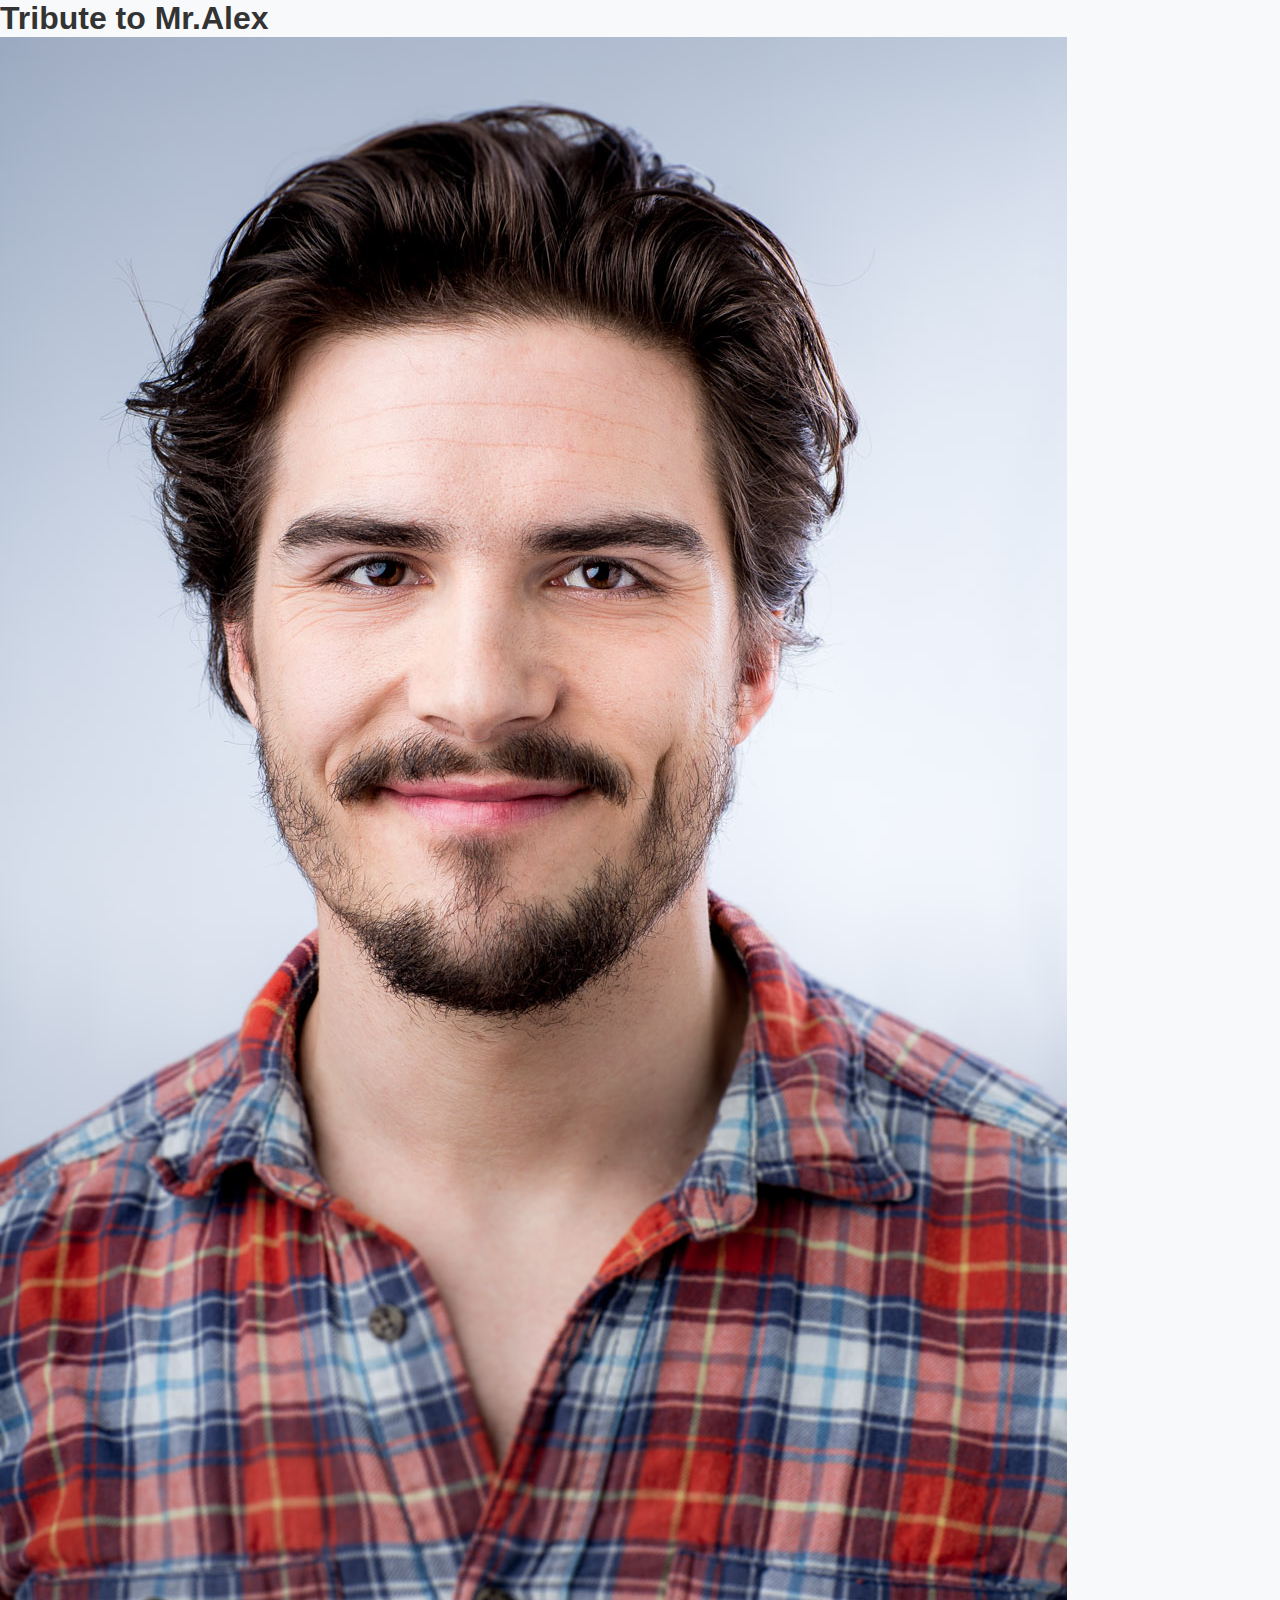
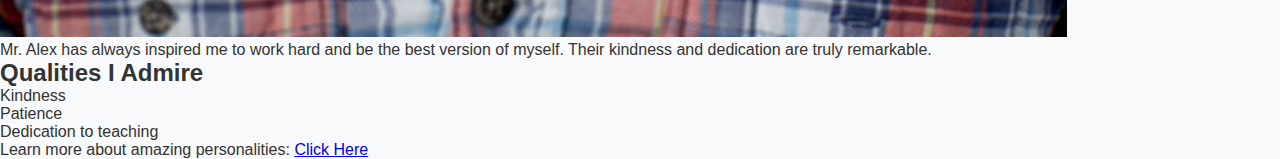
<file: index.html>
<!DOCTYPE html>
<html lang="en">
<head>
    <meta charset="UTF-8">
    <meta name="viewport" content="width=device-width, initial-scale=1.0">
    <title>My Tribute Page</title>
    <link rel="stylesheet" href="style.css">
</head>
<body>
    <div class="container">
        <header>
            <h1>Tribute to Mr.Alex</h1>
            <img src="images/img.png" alt="Photo of My Teacher">
        </header>

        <section class="bio">
            <p>Mr. Alex has always inspired me to work hard and be the best version of myself. Their kindness and dedication are truly remarkable.</p>
        </section>

        <section class="details">
            <h2>Qualities I Admire</h2>
            <ul>
                <li>Kindness</li>
                <li>Patience</li>
                <li>Dedication to teaching</li>
            </ul>
        </section>

        <footer>
            <p>Learn more about amazing personalities: <a href="https://google.com" target="_blank">Click Here</a></p>
        </footer>
    </div>
</body>
</html>
</file>
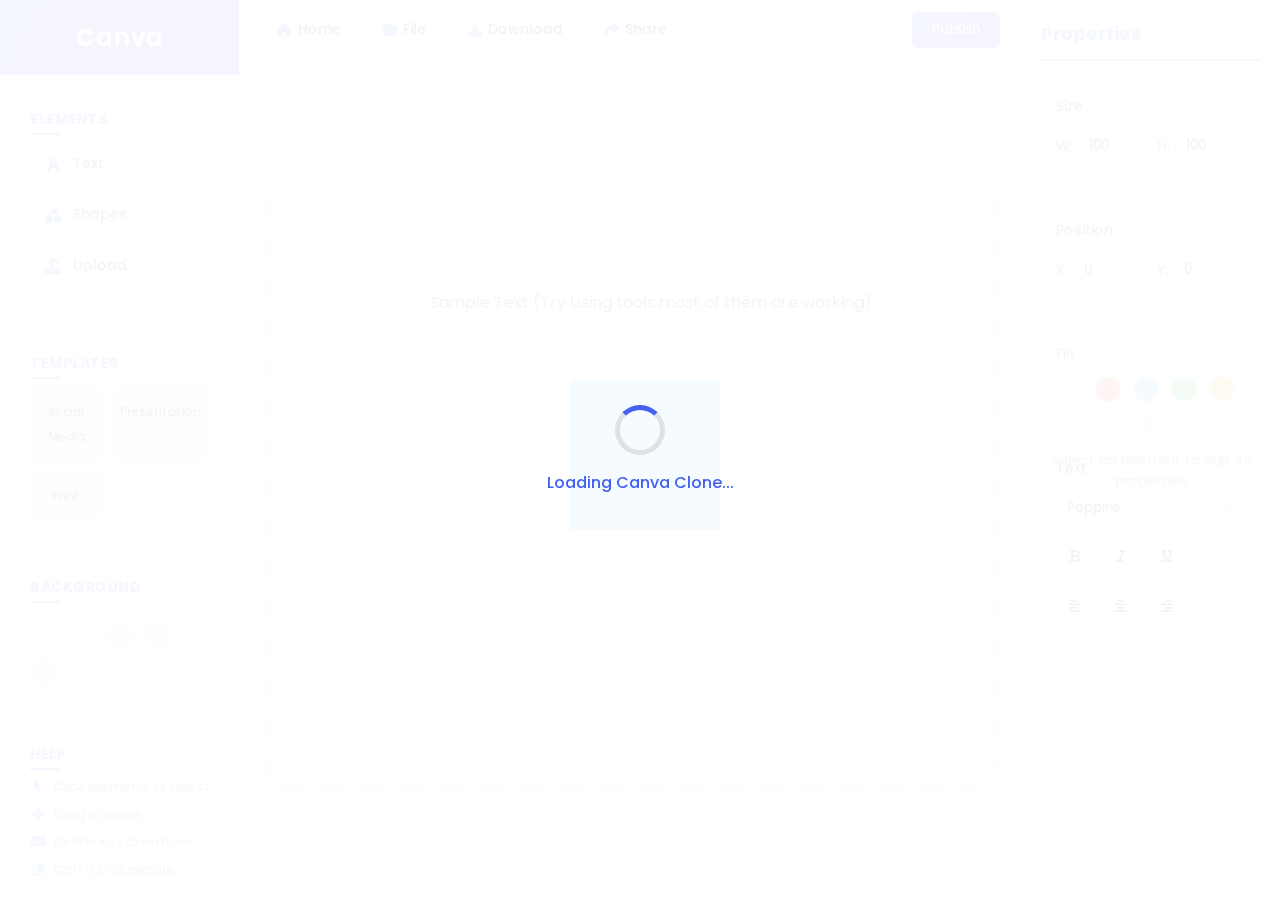
<file: Canva Clone/index.html>
<!DOCTYPE html>
<html lang="en">
	<head>
		<meta charset="UTF-8" />
		<meta name="viewport" content="width=device-width, initial-scale=1.0" />
		<title>Canva Clone</title>
		<link rel="stylesheet" href="style.css" />
		<link
			rel="stylesheet"
			href="https://cdnjs.cloudflare.com/ajax/libs/font-awesome/6.4.0/css/all.min.css"
		/>
		<link
			href="https://fonts.googleapis.com/css2?family=Poppins:wght@300;400;500;600;700&display=swap"
			rel="stylesheet"
		/>
	</head>
	<body>
		<div id="loading-overlay">
			<div class="spinner"></div>
			<p>Loading Canva Clone...</p>
		</div>

		<div class="app-container">
			<div class="sidebar">
				<div class="logo">
					<h2>Canva</h2>
				</div>
				<div class="tools">
					<div class="tool-group">
						<h3>Elements</h3>
						<div class="tool" data-tool="text">
							<i class="fas fa-font"></i>
							<span>Text</span>
						</div>
						<div class="tool" data-tool="shapes">
							<i class="fas fa-shapes"></i>
							<span>Shapes</span>
						</div>
						<div class="tool" data-tool="upload">
							<i class="fas fa-upload"></i>
							<span>Upload</span>
						</div>
					</div>
					<div class="tool-group">
						<h3>Templates</h3>
						<div class="templates-list">
							<div class="template" style="background-color: #f8d7da">
								<span>Social Media</span>
							</div>
							<div class="template" style="background-color: #d1e7dd">
								<span>Presentation</span>
							</div>
							<div class="template" style="background-color: #cfe2ff">
								<span>Print</span>
							</div>
						</div>
					</div>
					<div class="tool-group">
						<h3>Background</h3>
						<div class="color-picker">
							<div class="color" style="background-color: #ffffff"></div>
							<div class="color" style="background-color: #f8f9fa"></div>
							<div class="color" style="background-color: #e9ecef"></div>
							<div class="color" style="background-color: #dee2e6"></div>
							<div class="color" style="background-color: #ced4da"></div>
						</div>
					</div>

					<div class="tool-group">
						<h3>Help</h3>
						<div class="help-text">
							<p>
								<i class="fas fa-mouse-pointer"></i> Click elements to select
							</p>
							<p><i class="fas fa-arrows-alt"></i> Drag to move</p>
							<p><i class="fas fa-keyboard"></i> Delete key to remove</p>
							<p><i class="fas fa-copy"></i> Ctrl+D to duplicate</p>
						</div>
					</div>
				</div>
			</div>

			<div class="main-area">
				<div class="top-bar">
					<div class="file-options">
						<button id="sidebar-toggle" class="btn mobile-only">
							<i class="fas fa-bars"></i>
						</button>
						<button class="btn"><i class="fas fa-home"></i> Home</button>
						<button class="btn"><i class="fas fa-folder"></i> File</button>
						<button class="btn">
							<i class="fas fa-download"></i> Download
						</button>
						<button class="btn"><i class="fas fa-share"></i> Share</button>
					</div>
					<div class="action-buttons">
						<button id="mobile-controls-toggle" class="btn mobile-only">
							<i class="fas fa-edit"></i>
						</button>
						<button id="properties-toggle" class="btn mobile-only">
							<i class="fas fa-sliders-h"></i>
						</button>
						<button class="primary-btn">Publish</button>
					</div>
				</div>

				<div class="element-controls hidden">
					<div class="control-title">Edit</div>
					<div class="control-group">
						<button class="control-btn" id="delete-btn" title="Delete">
							<i class="fas fa-trash"></i>
						</button>
						<button class="control-btn" id="duplicate-btn" title="Duplicate">
							<i class="fas fa-copy"></i>
						</button>
						<button
							class="control-btn"
							id="bring-front-btn"
							title="Bring to Front"
						>
							<i class="fas fa-level-up-alt"></i>
						</button>
						<button class="control-btn" id="send-back-btn" title="Send to Back">
							<i class="fas fa-level-down-alt"></i>
						</button>
					</div>
				</div>

				<div class="canvas-container">
					<div id="canvas">
						<div
							class="canvas-element text-element"
							style="top: 100px; left: 150px"
						>
							<p>Sample Text (Try Using tools most of them are working)</p>
						</div>
						<div
							class="canvas-element shape-element"
							style="
								top: 200px;
								left: 300px;
								width: 150px;
								height: 150px;
								background-color: #4dabf7;
							"
						></div>
					</div>
				</div>
			</div>

			<div class="properties-panel">
				<h3>Properties</h3>
				<div class="property-group">
					<label>Size</label>
					<div class="size-inputs">
						<div class="input-group">
							<span>W:</span>
							<input type="number" id="element-width" value="100" />
						</div>
						<div class="input-group">
							<span>H:</span>
							<input type="number" id="element-height" value="100" />
						</div>
					</div>
				</div>
				<div class="property-group">
					<label>Position</label>
					<div class="position-inputs">
						<div class="input-group">
							<span>X:</span>
							<input type="number" id="element-x" value="0" />
						</div>
						<div class="input-group">
							<span>Y:</span>
							<input type="number" id="element-y" value="0" />
						</div>
					</div>
				</div>
				<div class="property-group">
					<label>Fill</label>
					<div class="color-picker">
						<div class="color" style="background-color: #ffffff"></div>
						<div class="color" style="background-color: #f03e3e"></div>
						<div class="color" style="background-color: #4dabf7"></div>
						<div class="color" style="background-color: #40c057"></div>
						<div class="color" style="background-color: #fab005"></div>
					</div>
				</div>
				<div class="property-group text-properties">
					<label>Text</label>
					<select id="font-family">
						<option value="Poppins">Poppins</option>
						<option value="Arial">Arial</option>
						<option value="Georgia">Georgia</option>
						<option value="Verdana">Verdana</option>
					</select>
					<div class="text-style-buttons">
						<button class="text-style-btn" id="bold-btn" title="Bold">
							<i class="fas fa-bold"></i>
						</button>
						<button class="text-style-btn" id="italic-btn" title="Italic">
							<i class="fas fa-italic"></i>
						</button>
						<button class="text-style-btn" id="underline-btn" title="Underline">
							<i class="fas fa-underline"></i>
						</button>
					</div>
					<div class="alignment-buttons">
						<button class="alignment-btn" id="align-left" title="Align Left">
							<i class="fas fa-align-left"></i>
						</button>
						<button
							class="alignment-btn"
							id="align-center"
							title="Align Center"
						>
							<i class="fas fa-align-center"></i>
						</button>
						<button class="alignment-btn" id="align-right" title="Align Right">
							<i class="fas fa-align-right"></i>
						</button>
					</div>
				</div>

				<div class="empty-state">
					<i class="fas fa-mouse-pointer"></i>
					<p>Select an element to edit its properties</p>
				</div>
			</div>
		</div>

		<div class="shapes-menu hidden">
			<div class="shape-option" data-shape="rectangle">
				<div class="shape-preview rectangle"></div>
				<span>Rectangle</span>
			</div>
			<div class="shape-option" data-shape="circle">
				<div class="shape-preview circle"></div>
				<span>Circle</span>
			</div>
			<div class="shape-option" data-shape="triangle">
				<div class="shape-preview triangle"></div>
				<span>Triangle</span>
			</div>
		</div>

		<div id="notification-toast" class="hidden">
			<i class="fas fa-info-circle"></i>
			<span id="notification-message"></span>
		</div>

		<script src="script.js"></script>
	</body>
</html>
</file>
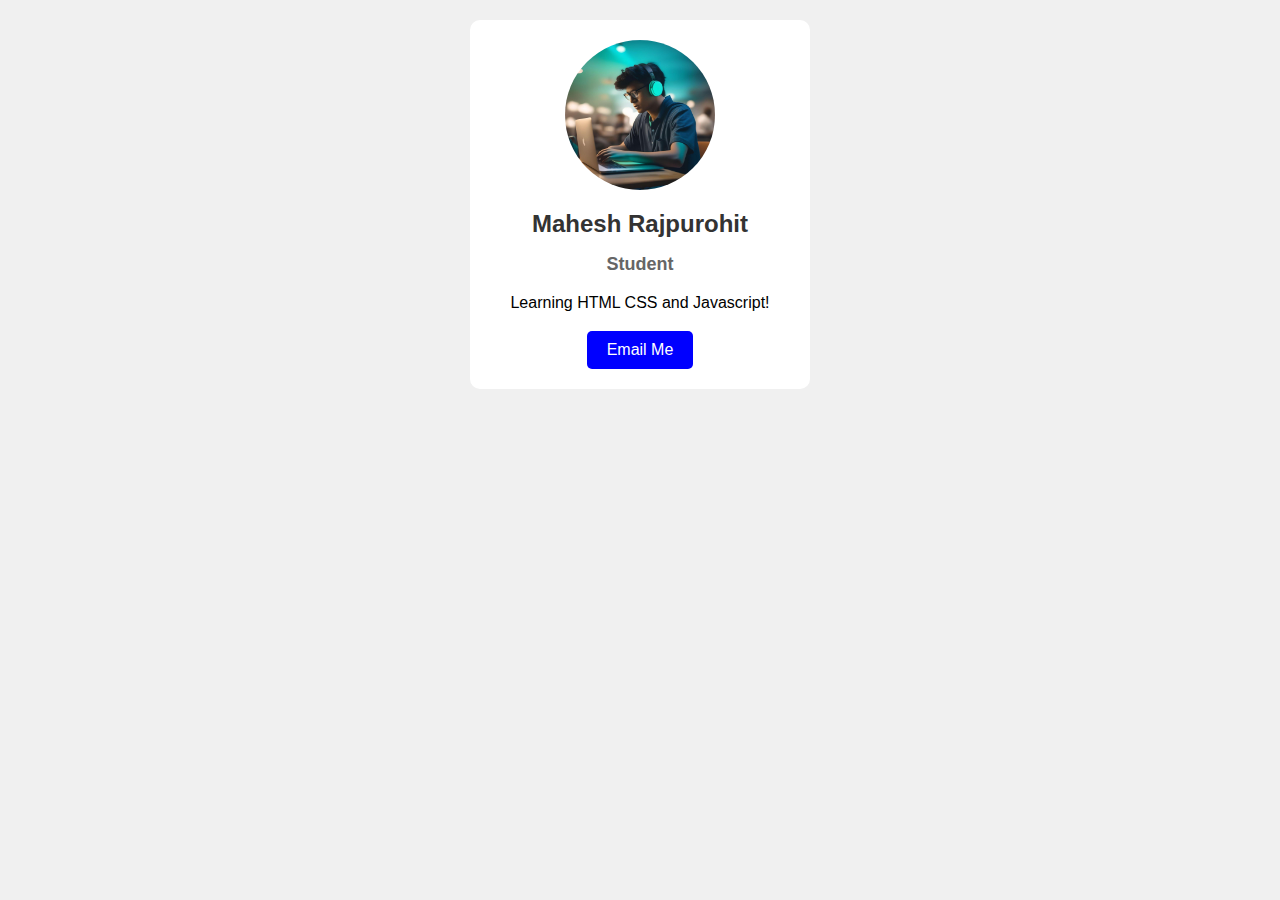
<file: Day3/index.html>
<!DOCTYPE html>
<html lang="en">
<head>
    <meta charset="UTF-8">
    <meta name="viewport" content="width=device-width, initial-scale=1.0">
    <title>Profile Card</title>
    <style>
        .card {
            background-color: white;
            padding: 20px;
            margin: 20px auto;
            border-radius: 10px;
            width: 300px;
            text-align: center;
        }
        .card img {
            width: 150px;
            border-radius: 50%;
        }
        h1 {
            color: #333;
            font-size: 24px;
        }
        h2 {
            color: #666;
            font-size: 18px;
        }
        p {
            line-height: 1.5;
        }
        a {
            background-color: blue;
            color: white;
            padding: 10px 20px;
            text-decoration: none;
            border-radius: 5px;
            display: inline-block;
        }
        body {
            background-color: #f0f0f0;
            font-family: Arial, sans-serif;
        }
    </style>
</head>
<body>
    <div class="card">
        <img src="profile.jpeg" alt="Picture">
        <h1>Mahesh Rajpurohit</h1>
        <h2>Student</h2>
        <p>Learning HTML CSS and Javascript!</p>
        <a href="mailto:rajpurohitmahesh@gmail.com">Email Me</a>
    </div>
</body>
</html>
</file>
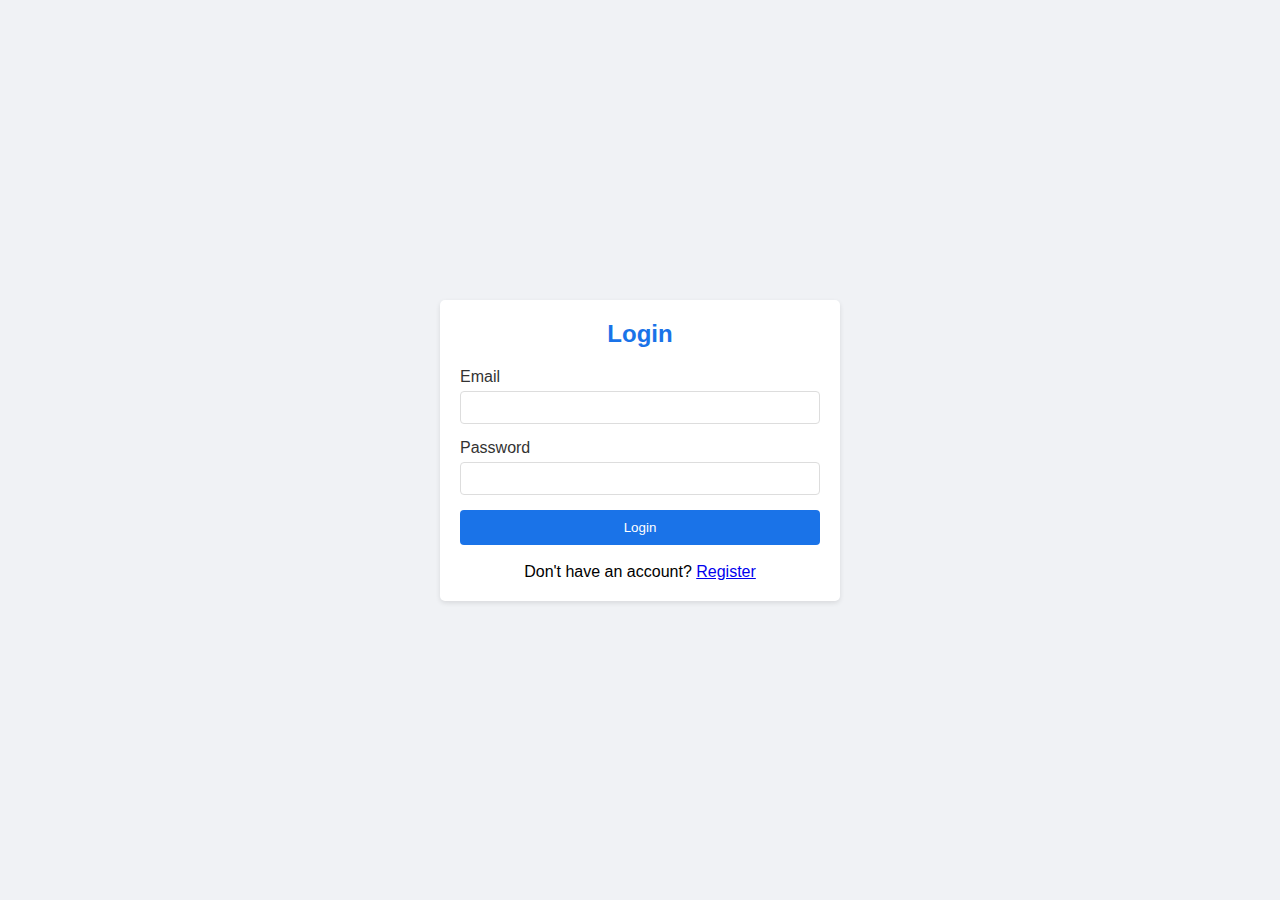
<file: Lab-Session/index.html>
<!DOCTYPE html>
<html lang="en">
<head>
    <meta charset="UTF-8">
    <meta name="viewport" content="width=device-width, initial-scale=1.0">
    <title>Login Form</title>
    <link rel="stylesheet" href="style.css">
</head>
<body>
    <div class="box">
        <h2>Login</h2>
        <form>
            <div class="input-box">
                <label>Email</label>
                <input type="email" required>
            </div>
            <div class="input-box">
                <label>Password</label>
                <input type="password" required>
            </div>
            <button>Login</button>
        </form> <br>
        <p class="switch-form">Don't have an account? <a href="registrationform.html">Register</a></p>
    </div>
</body>
</html>
</file>
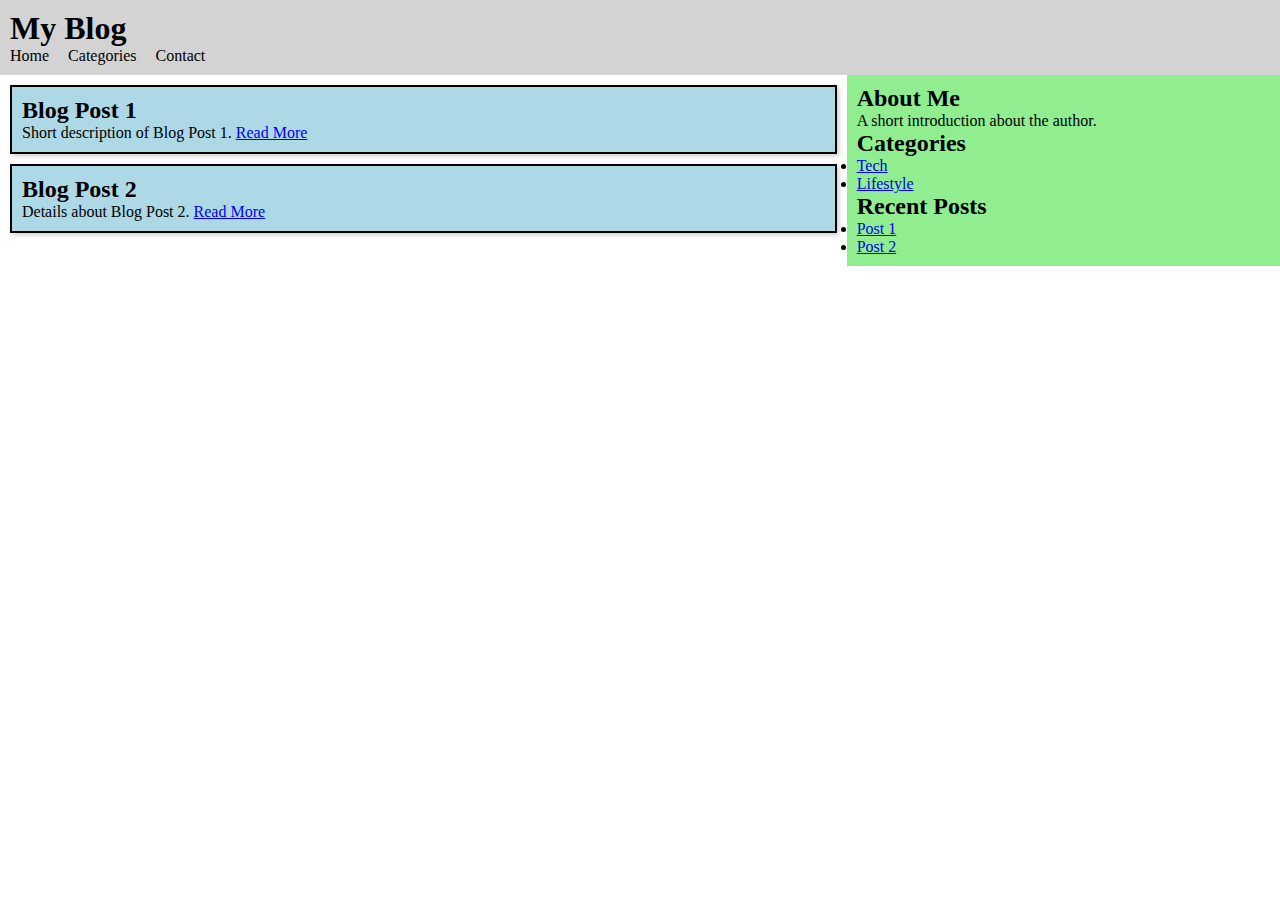
<file: Landing Page/index.html>
<!DOCTYPE html>
<html lang="en">
<head>
    <meta charset="UTF-8">
    <meta name="viewport" content="width=device-width, initial-scale=1.0">
    <title>Simple Blog Layout</title>
    <link rel="stylesheet" href="style.css">
</head>
<body>
    <header class="headerrrr">
        <h1>My Blog</h1>
        <nav class="navvvvv">
            <ul>
                <li><a href="#">Home</a></li>
                <li><a href="#">Categories</a></li>
                <li><a href="#">Contact</a></li>
            </ul>
        </nav>
    </header>
    <div class="layouttt">
        <main class="mainnnn">
            <section>
                <article class="blogggg">
                    <h2>Blog Post 1</h2>
                    <p>Short description of Blog Post 1. <a href="#">Read More</a></p>
                </article>
                <article class="blogggg">
                    <h2>Blog Post 2</h2>
                    <p>Details about Blog Post 2. <a href="#">Read More</a></p>
                </article>
            </section>
        </main>
    
        <aside class="sidebarr">
            <h2>About Me</h2>
            <p>A short introduction about the author.</p>
            <h2>Categories</h2>
            <ul>
                <li><a href="#">Tech</a></li>
                <li><a href="#">Lifestyle</a></li>
            </ul>
            <h2>Recent Posts</h2>
            <ul>
                <li><a href="#">Post 1</a></li>
                <li><a href="#">Post 2</a></li>
            </ul>
        </aside>
    </div>
</body>
</html>
</file>
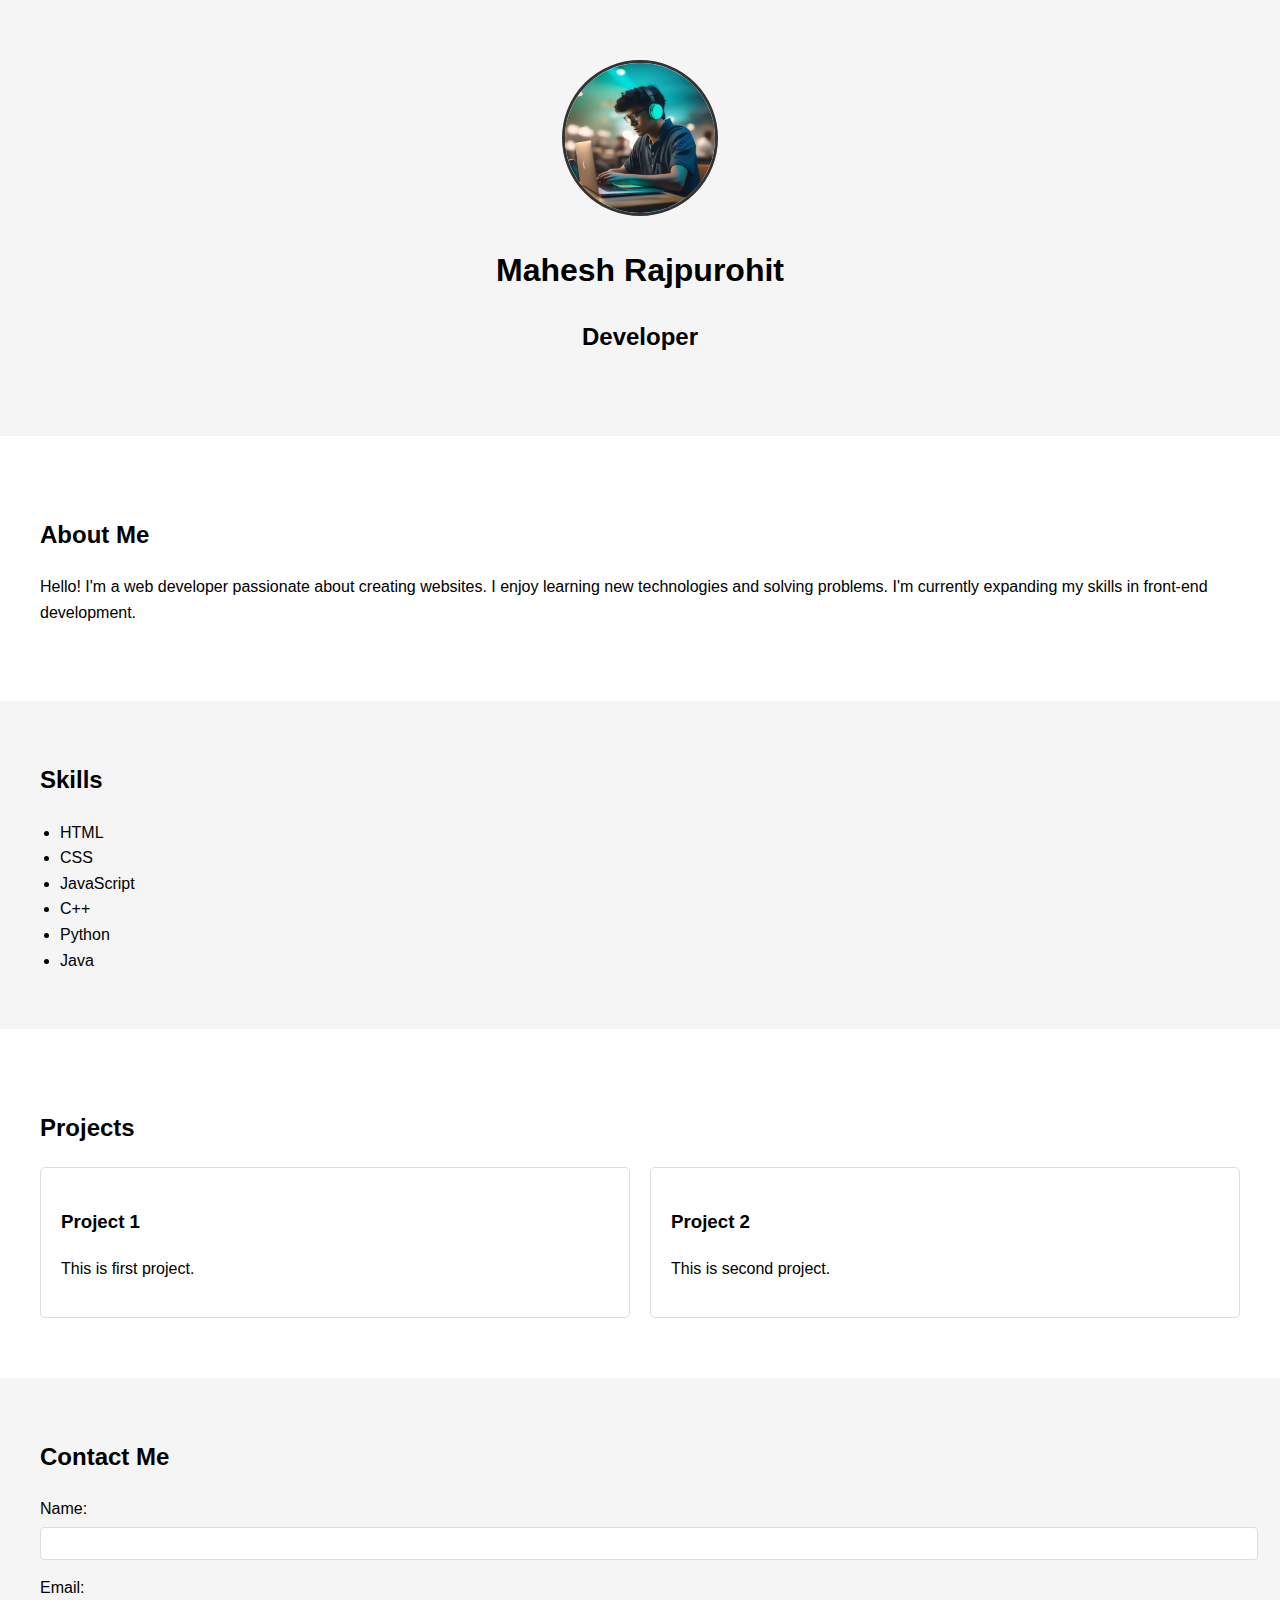
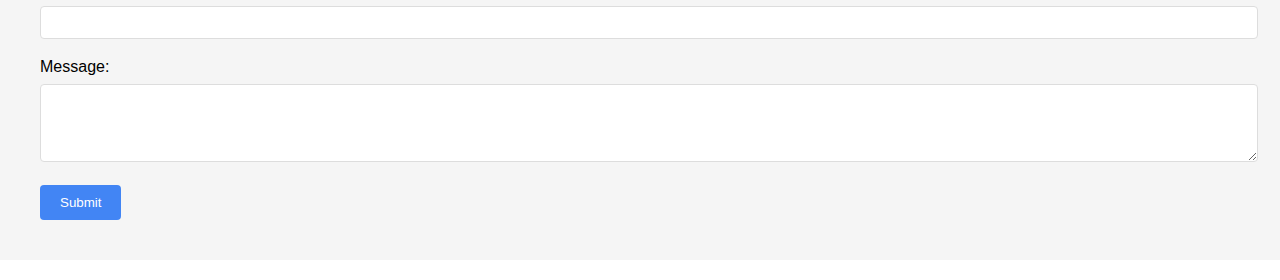
<file: Personal Portfolio/index.html>
<!DOCTYPE html>
<html lang="en">
<head>
    <meta charset="UTF-8">
    <meta name="viewport" content="width=device-width, initial-scale=1.0">
    <title>My Portfolio Website</title>
    <link rel="stylesheet" href="style.css">
</head>
<body>
    <section class="hero">
        <img src="profile.jpeg" alt="Profile Photo">
        <h1>Mahesh Rajpurohit</h1>
        <h2>Developer</h2>
    </section>

    <section class="about">
        <h2>About Me</h2>
        <p>
            Hello! I'm a web developer passionate about creating websites.
            I enjoy learning new technologies and solving problems.
            I'm currently expanding my skills in front-end development.
        </p>
    </section>

    <section class="skills">
        <h2>Skills</h2>
        <ul>
            <li>HTML</li>
            <li>CSS</li>
            <li>JavaScript</li>
            <li>C++</li>
            <li>Python</li>
            <li>Java</li>
        </ul>
    </section>

    <section class="projects">
        <h2>Projects</h2>
        <div class="project-container">
            <div class="project-card">
                <h3>Project 1</h3>
                <p>This is first project.</p>
            </div>
            <div class="project-card">
                <h3>Project 2</h3>
                <p>This is second project.</p>
            </div>
        </div>
    </section>

    <section class="contact">
        <h2>Contact Me</h2>
        <form>
            <div>
                <label for="name">Name:</label>
                <input type="text" id="name" name="name" required>
            </div>
            <div>
                <label for="email">Email:</label>
                <input type="email" id="email" name="email" required>
            </div>
            <div>
                <label for="message">Message:</label>
                <textarea id="message" name="message" rows="4" required></textarea>
            </div>
            <button type="submit">Submit</button>
        </form>
    </section>
</body>
</html>
</file>
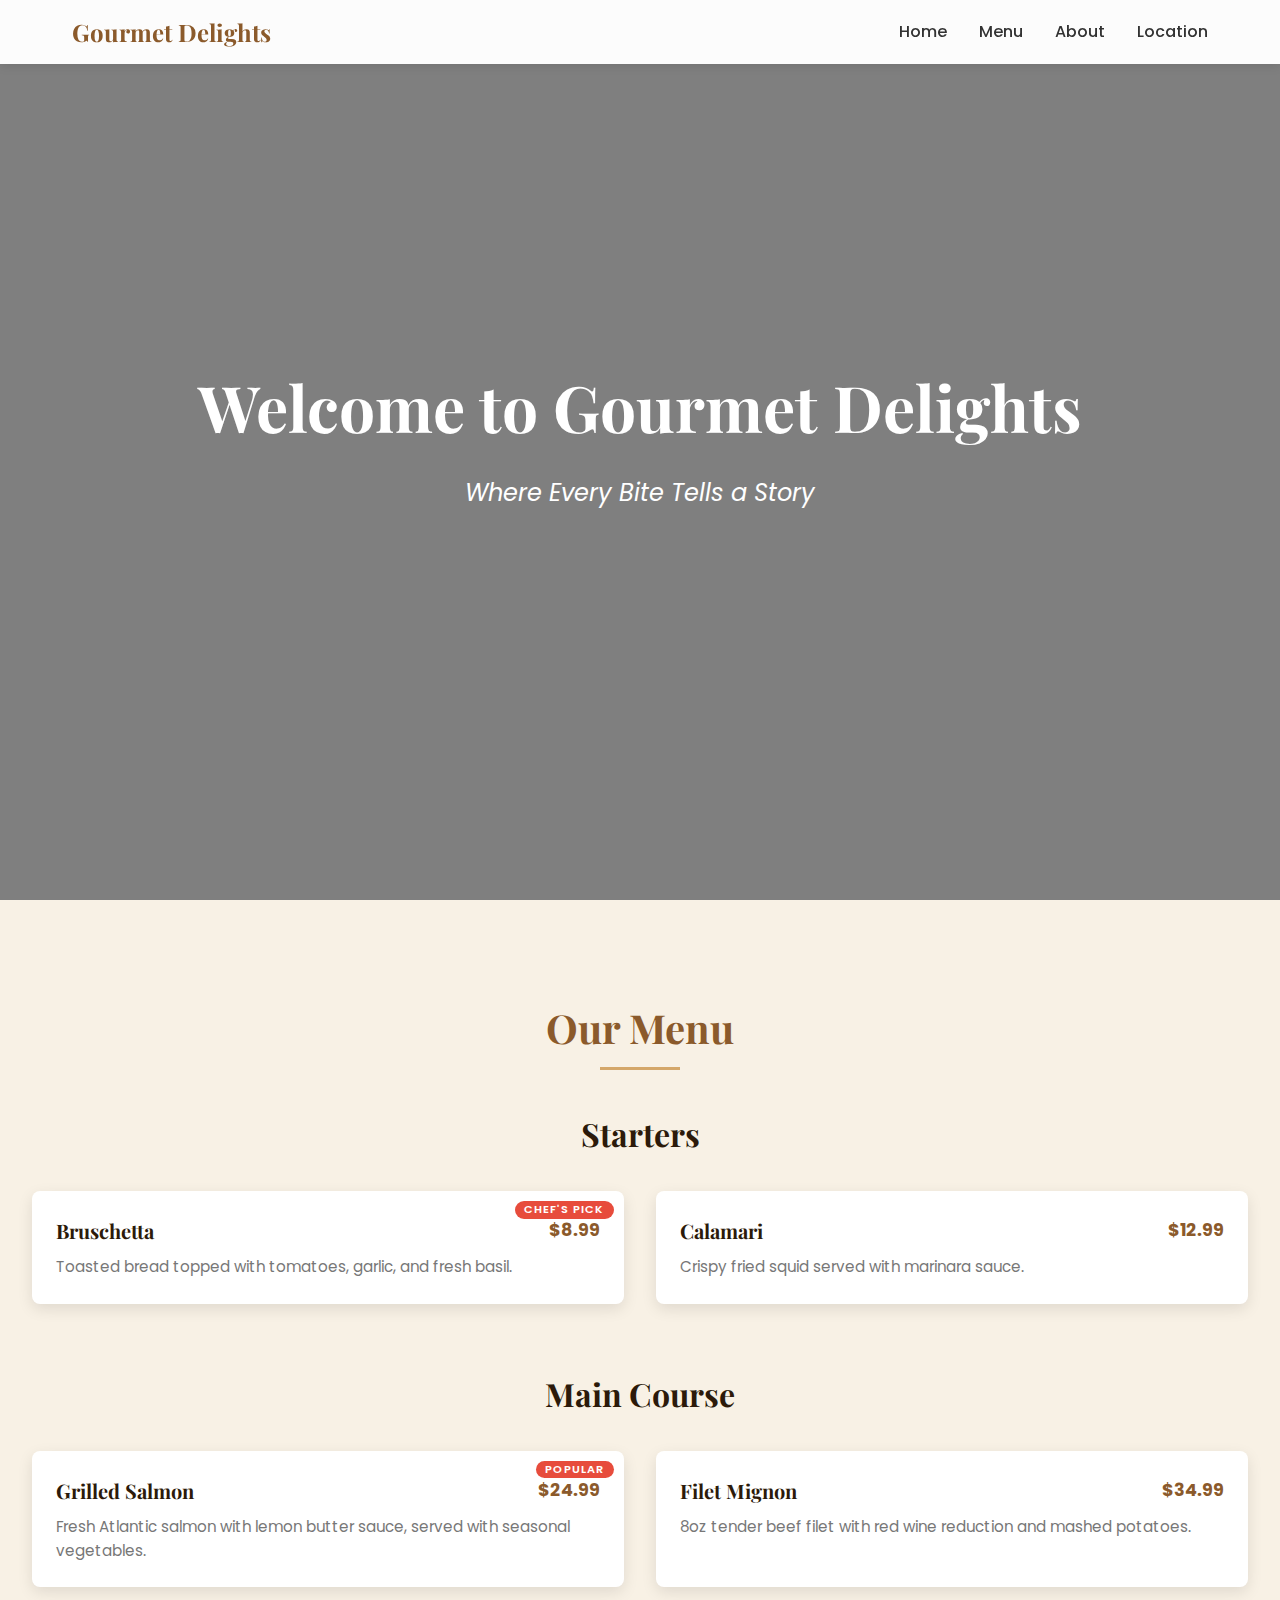
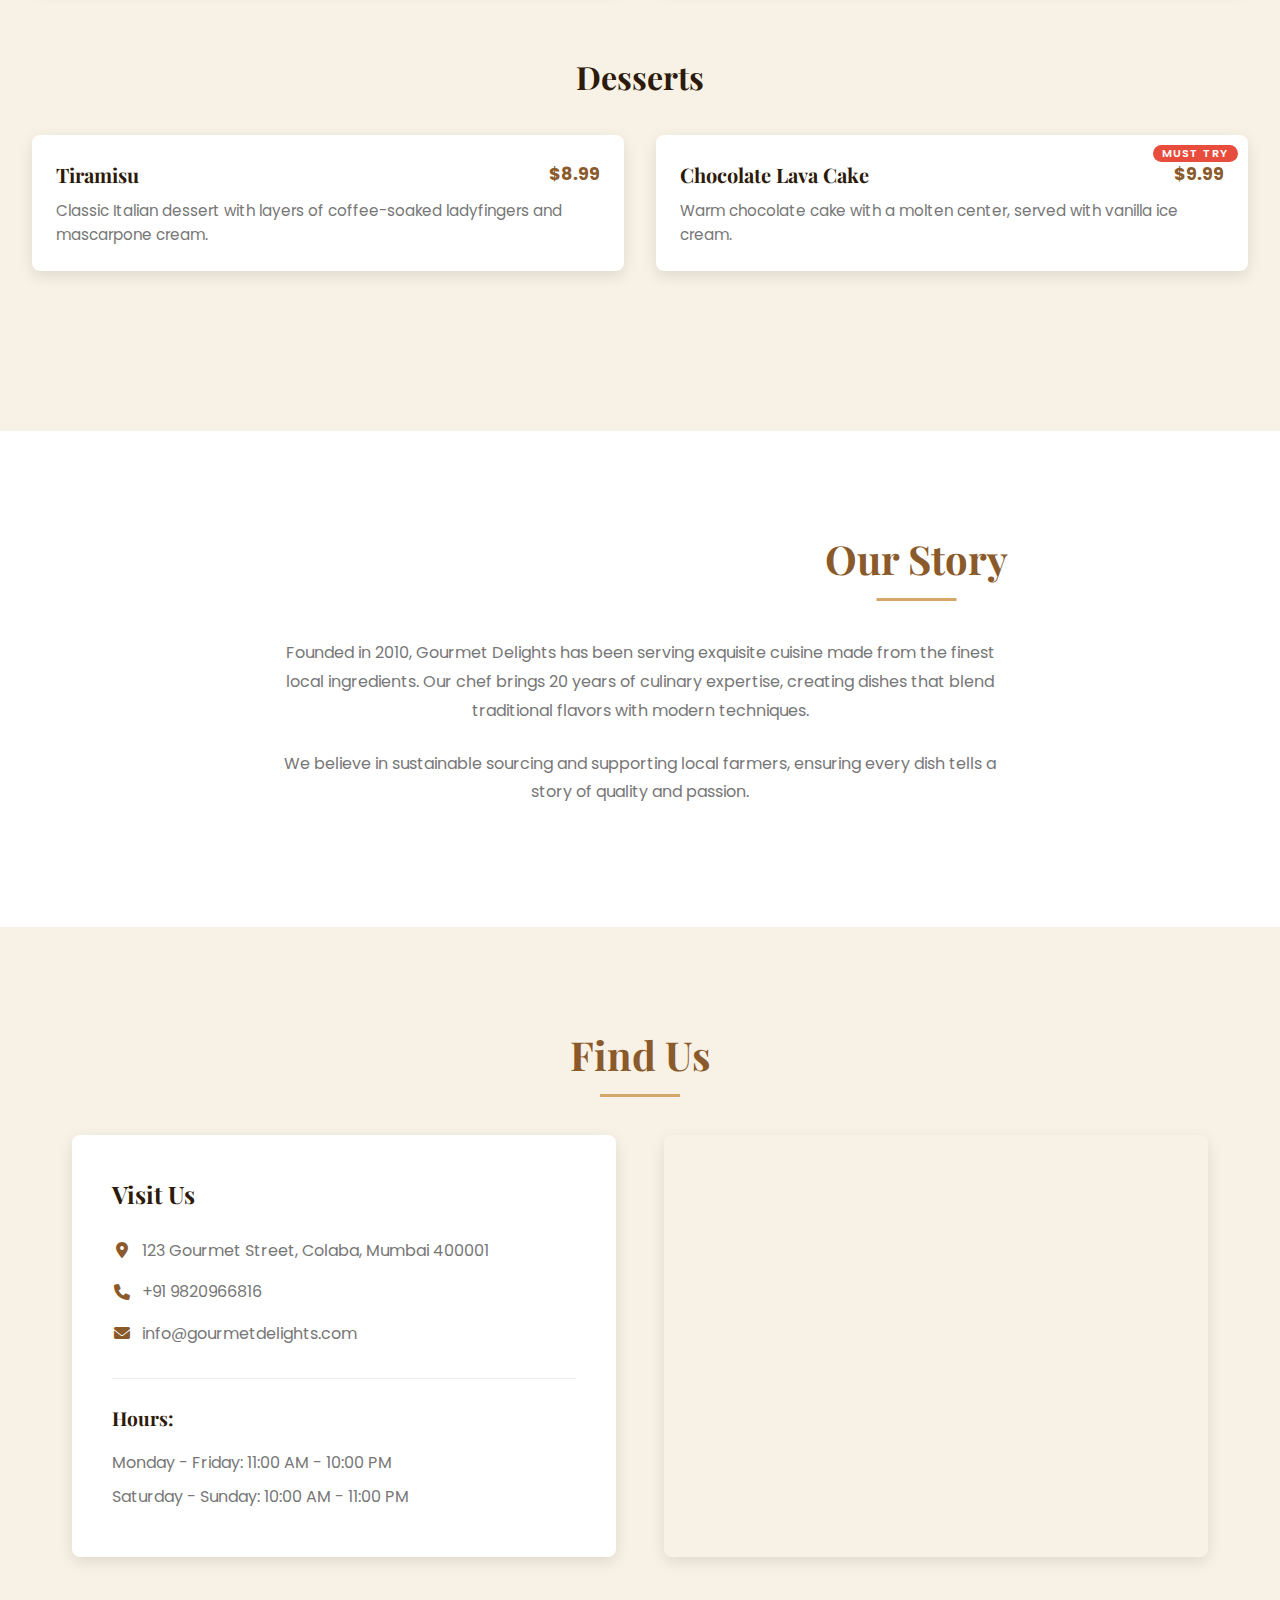
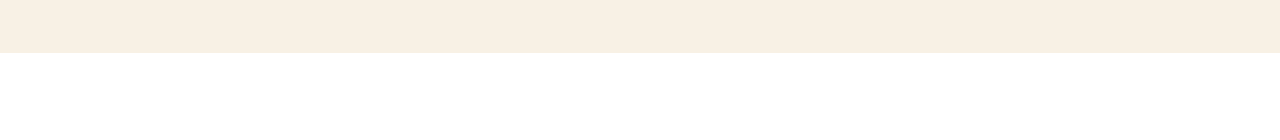
<file: Restaurant/index.html>
<!DOCTYPE html>
<html lang="en">
<head>
    <meta charset="UTF-8">
    <meta name="viewport" content="width=device-width, initial-scale=1.0">
    <title>Gourmet Delights - Fine Dining Experience</title>
    <link rel="stylesheet" href="style.css">
    <link href="https://fonts.googleapis.com/css2?family=Playfair+Display:wght@400;700&family=Poppins:wght@300;400;600&display=swap" rel="stylesheet">
    <link rel="stylesheet" href="https://cdnjs.cloudflare.com/ajax/libs/font-awesome/6.0.0/css/all.min.css">
</head>
<body>
    <nav class="navbar">
        <div class="nav-container">
            <div class="logo">Gourmet Delights</div>
            <ul class="nav-links">
                <li><a href="#home">Home</a></li>
                <li><a href="#menu">Menu</a></li>
                <li><a href="#about">About</a></li>
                <li><a href="#location">Location</a></li>
            </ul>
        </div>
    </nav>

    <header id="home" class="banner">
        <div class="banner-content">
            <h1>Welcome to Gourmet Delights</h1>
            <p class="tagline">Where Every Bite Tells a Story</p>
        </div>
    </header>

    <section id="menu" class="menu-section">
        <h2 class="section-title">Our Menu</h2>
        
        <div class="menu-category">
            <h3>Starters</h3>
            <div class="menu-items">
                <div class="menu-item">
                    <div class="item-header">
                        <h4>Bruschetta</h4>
                        <span class="price">$8.99</span>
                        <span class="badge">Chef's Pick</span>
                    </div>
                    <p>Toasted bread topped with tomatoes, garlic, and fresh basil.</p>
                </div>
                <div class="menu-item">
                    <div class="item-header">
                        <h4>Calamari</h4>
                        <span class="price">$12.99</span>
                    </div>
                    <p>Crispy fried squid served with marinara sauce.</p>
                </div>
            </div>
        </div>

        <div class="menu-category">
            <h3>Main Course</h3>
            <div class="menu-items">
                <div class="menu-item">
                    <div class="item-header">
                        <h4>Grilled Salmon</h4>
                        <span class="price">$24.99</span>
                        <span class="badge">Popular</span>
                    </div>
                    <p>Fresh Atlantic salmon with lemon butter sauce, served with seasonal vegetables.</p>
                </div>
                <div class="menu-item">
                    <div class="item-header">
                        <h4>Filet Mignon</h4>
                        <span class="price">$34.99</span>
                    </div>
                    <p>8oz tender beef filet with red wine reduction and mashed potatoes.</p>
                </div>
            </div>
        </div>

        <div class="menu-category">
            <h3>Desserts</h3>
            <div class="menu-items">
                <div class="menu-item">
                    <div class="item-header">
                        <h4>Tiramisu</h4>
                        <span class="price">$8.99</span>
                    </div>
                    <p>Classic Italian dessert with layers of coffee-soaked ladyfingers and mascarpone cream.</p>
                </div>
                <div class="menu-item">
                    <div class="item-header">
                        <h4>Chocolate Lava Cake</h4>
                        <span class="price">$9.99</span>
                        <span class="badge">Must Try</span>
                    </div>
                    <p>Warm chocolate cake with a molten center, served with vanilla ice cream.</p>
                </div>
            </div>
        </div>
    </section>

    <section id="about" class="about-section">
        <div class="about-content">
            <h2 class="section-title">Our Story</h2>
            <p>Founded in 2010, Gourmet Delights has been serving exquisite cuisine made from the finest local ingredients. Our chef brings 20 years of culinary expertise, creating dishes that blend traditional flavors with modern techniques.</p>
            <p>We believe in sustainable sourcing and supporting local farmers, ensuring every dish tells a story of quality and passion.</p>
        </div>
    </section>

    <section id="location" class="location-section">
        <h2 class="section-title">Find Us</h2>
        <div class="location-content">
            <div class="address">
                <h3>Visit Us</h3>
                <p><i class="fas fa-map-marker-alt"></i> 123 Gourmet Street, Colaba, Mumbai 400001</p>
                <p><i class="fas fa-phone"></i> +91 9820966816</p>
                <p><i class="fas fa-envelope"></i> info@gourmetdelights.com</p>
                <div class="hours">
                    <h4>Hours:</h4>
                    <p>Monday - Friday: 11:00 AM - 10:00 PM</p>
                    <p>Saturday - Sunday: 10:00 AM - 11:00 PM</p>
                </div>
            </div>
            <div class="map">
                <iframe src="https://www.google.com/maps/embed?pb=!1m18!1m12!1m3!1d3773.9506518370127!2d72.82021431490022!3d18.92208798715482!2m3!1f0!2f0!3f0!3m2!1i1024!2i768!4f13.1!3m3!1m2!1s0x3be7d1c06fffffff%3A0xc0290485a4d73f60!2sGateway%20Of%20India%20Mumbai!5e0!3m2!1sen!2sin!4v1650000000000!5m2!1sen!2sin" 
                width="100%" height="300" style="border:0;" allowfullscreen="" loading="lazy"></iframe>
            </div>
        </div>
    </section>

    <footer>
        <p>&copy; 2024 Gourmet Delights. All rights reserved.</p>
    </footer>
</body>
</html>
</file>
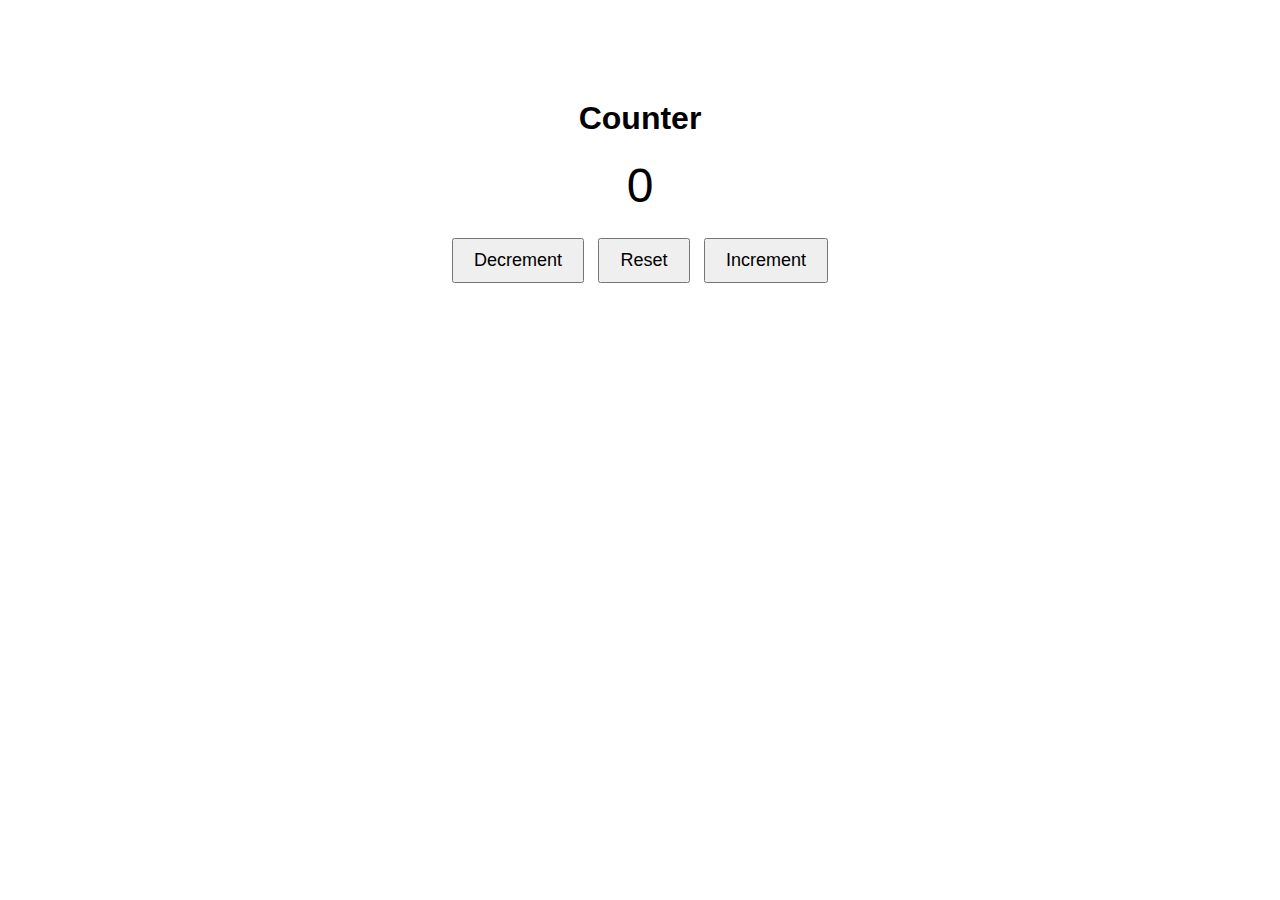
<file: Day1/Counter with Increment, Decrement and Reset/index.html>
<!DOCTYPE html>
<html lang="en">
	<head>
		<meta charset="UTF-8" />
		<title>Counter with Increment, Decrement, Reset</title>
		<style>
			body {
				font-family: Arial, sans-serif;
				text-align: center;
				margin-top: 100px;
			}
			#counter {
				font-size: 48px;
				margin: 20px;
			}
			button {
				padding: 10px 20px;
				font-size: 18px;
				margin: 5px;
				cursor: pointer;
			}
		</style>
	</head>
	<body>
		<h1>Counter</h1>
		<div id="counter">0</div>

		<button onclick="decrement()">Decrement</button>
		<button onclick="reset()">Reset</button>
		<button onclick="increment()">Increment</button>

		<script>
			let count = 0;

			function updateDisplay() {
				document.getElementById("counter").textContent = count;
			}

			function increment() {
				count++;
				updateDisplay();
			}

			function decrement() {
				count--;
				updateDisplay();
			}

			function reset() {
				count = 0;
				updateDisplay();
			}
		</script>
	</body>
</html>
</file>
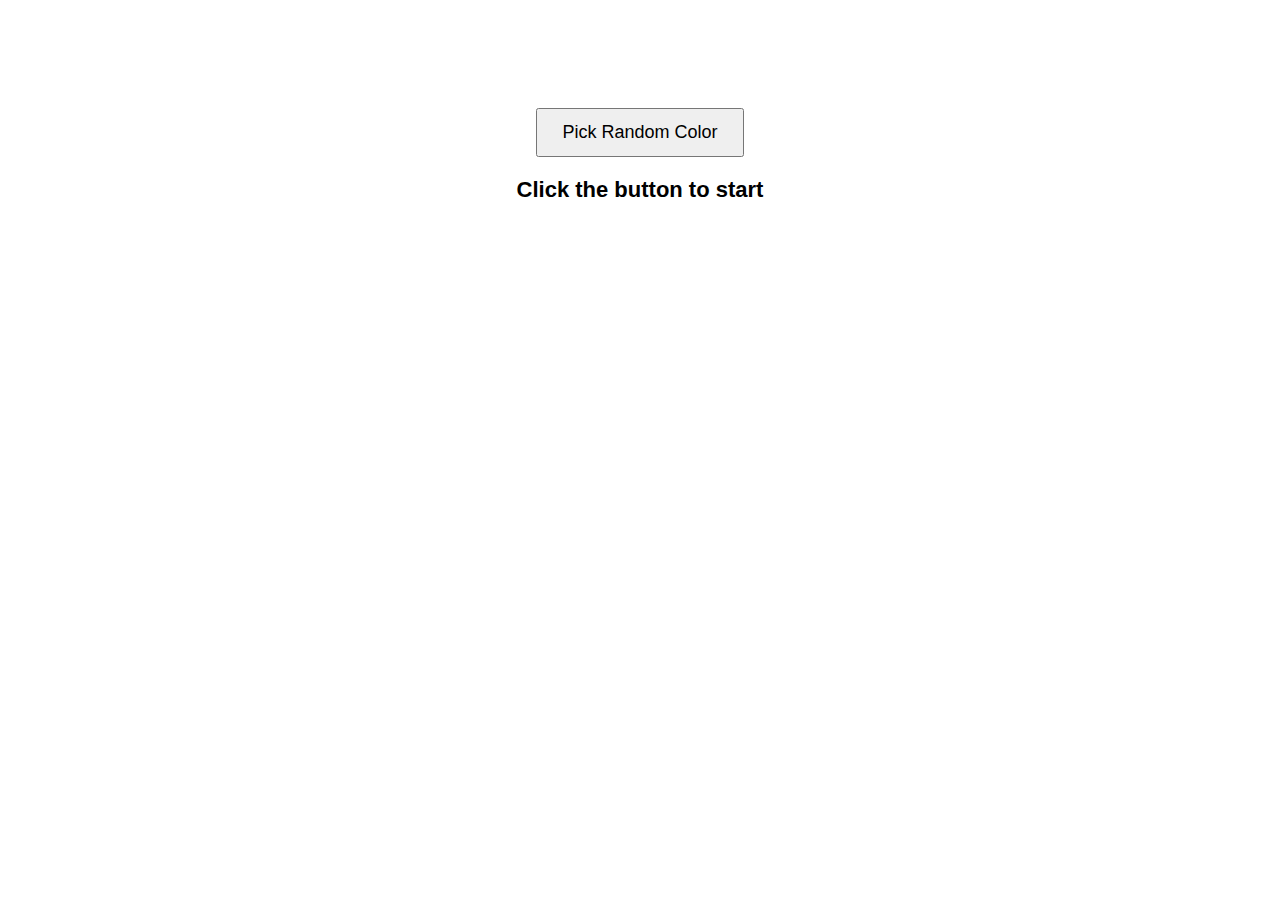
<file: Day1/Random Hex Colour Picker/index.html>
<!DOCTYPE html>
<html lang="en">
	<head>
		<meta charset="UTF-8" />
		<title>Random Hex Color Picker</title>
		<style>
			body {
				font-family: Arial, sans-serif;
				text-align: center;
				padding-top: 100px;
				transition: background-color 0.4s;
			}
			button {
				padding: 12px 24px;
				font-size: 18px;
				cursor: pointer;
			}
			#colorDisplay {
				margin-top: 20px;
				font-size: 22px;
				font-weight: bold;
			}
		</style>
	</head>
	<body>
		<button onclick="pickColor()">Pick Random Color</button>
		<div id="colorDisplay">Click the button to start</div>

		<script>
			let colorArray = [
				"#FF0000",
				"#00FF00",
				"#0000FF",
				"#FFFF00",
				"#FF00FF",
				"#00FFFF",
			];

			function pickColor() {
				if (colorArray.length === 0) {
					document.getElementById("colorDisplay").textContent =
						"All colors used!";
					return;
				}
				const randomIndex = Math.floor(Math.random() * colorArray.length);
				const selectedColor = colorArray[randomIndex];
				document.body.style.backgroundColor = selectedColor;
				document.getElementById(
					"colorDisplay"
				).textContent = `Color: ${selectedColor}`;
				colorArray.splice(randomIndex, 1);
				console.log("Remaining colors:", colorArray);
			}
		</script>
	</body>
</html>
</file>
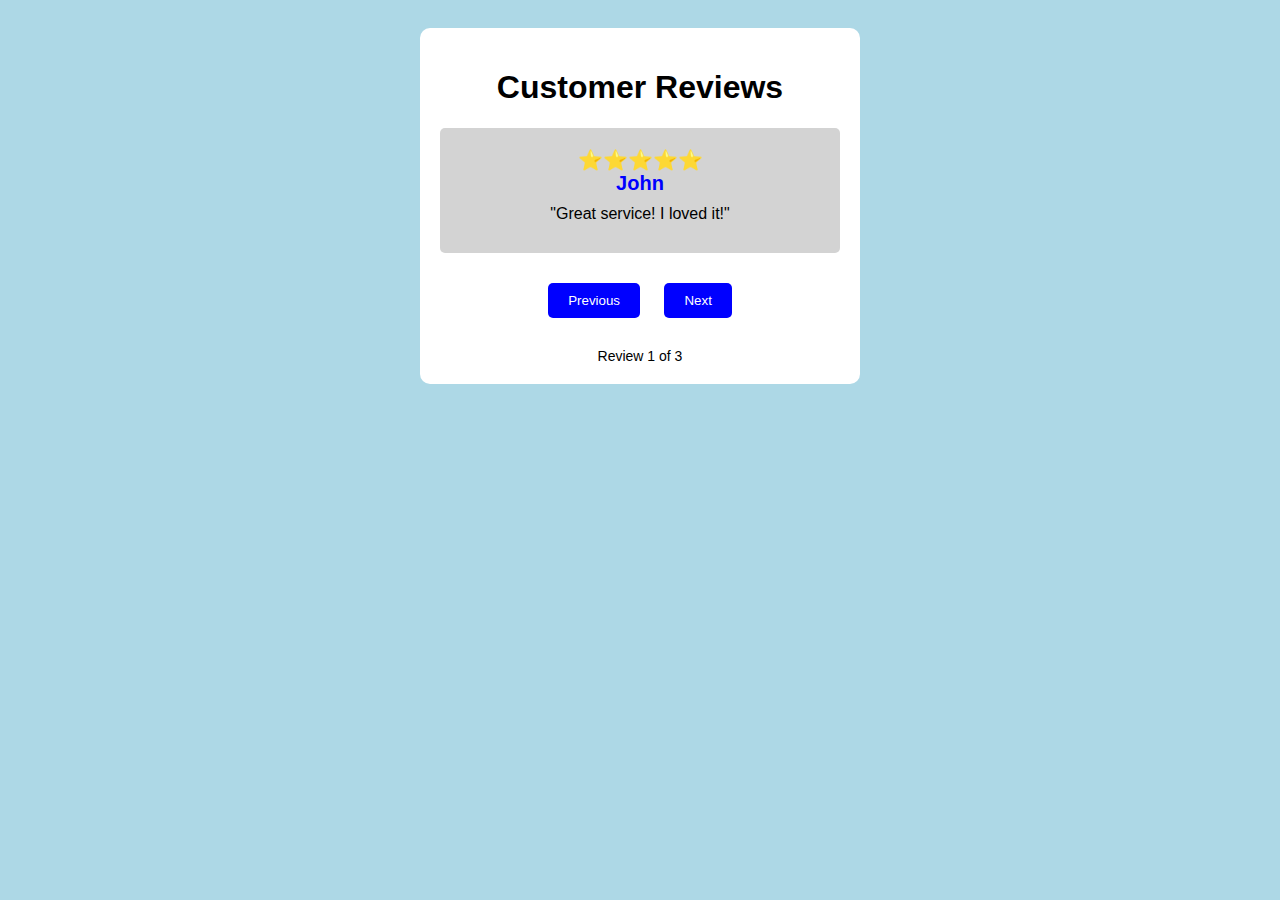
<file: Day2/Review Carousel/index.html>
<!DOCTYPE html>
<html>
	<head>
		<title>Simple Review Carousel</title>
		<style>
			body {
				font-family: Arial, sans-serif;
				background-color: lightblue;
				text-align: center;
				padding: 20px;
			}

			.container {
				background-color: white;
				width: 400px;
				margin: 0 auto;
				padding: 20px;
				border-radius: 10px;
			}

			.review-box {
				background-color: lightgray;
				padding: 20px;
				margin: 20px 0;
				border-radius: 5px;
			}

			.name {
				font-size: 20px;
				font-weight: bold;
				color: blue;
			}

			.review {
				font-size: 16px;
				margin: 10px 0;
			}

			.stars {
				font-size: 20px;
				color: gold;
			}

			button {
				background-color: blue;
				color: white;
				padding: 10px 20px;
				margin: 10px;
				border: none;
				border-radius: 5px;
				cursor: pointer;
			}

			button:hover {
				background-color: darkblue;
			}

			.counter {
				margin-top: 20px;
				font-size: 14px;
			}
		</style>
	</head>
	<body>
		<div class="container">
			<h1>Customer Reviews</h1>

			<div class="review-box" id="reviewBox"></div>

			<button onclick="previousReview()">Previous</button>
			<button onclick="nextReview()">Next</button>

			<div class="counter" id="counter">Review 1 of 3</div>
		</div>

		<script>
			var reviews = [
				{
					name: "John",
					text: "Great service! I loved it!",
					stars: "⭐⭐⭐⭐⭐",
				},
				{
					name: "Sarah",
					text: "Amazing experience. Highly recommend!",
					stars: "⭐⭐⭐⭐⭐",
				},
				{
					name: "Mike",
					text: "Good quality and fast delivery.",
					stars: "⭐⭐⭐⭐",
				},
			];
			var currentReview = 0;
			function showReview() {
				var reviewBox = document.getElementById("reviewBox");
				var review = reviews[currentReview];
				reviewBox.innerHTML =
					"<div class='stars'>" +
					review.stars +
					"</div>" +
					"<div class='name'>" +
					review.name +
					"</div>" +
					"<div class='review'>\"" +
					review.text +
					'"</div>';

				var counter = document.getElementById("counter");
				counter.innerHTML =
					"Review " + (currentReview + 1) + " of " + reviews.length;
			}

			function nextReview() {
				if (currentReview < reviews.length - 1) {
					currentReview = currentReview + 1;
				} else {
					currentReview = 0;
				}
				showReview();
			}

			// Function to go to previous review
			function previousReview() {
				// If not at first review, go to previous
				if (currentReview > 0) {
					currentReview = currentReview - 1;
				} else {
					// If at first review, go to last
					currentReview = reviews.length - 1;
				}
				showReview();
			}

			// Show the first review when page loads
			showReview();
		</script>
	</body>
</html>
</file>
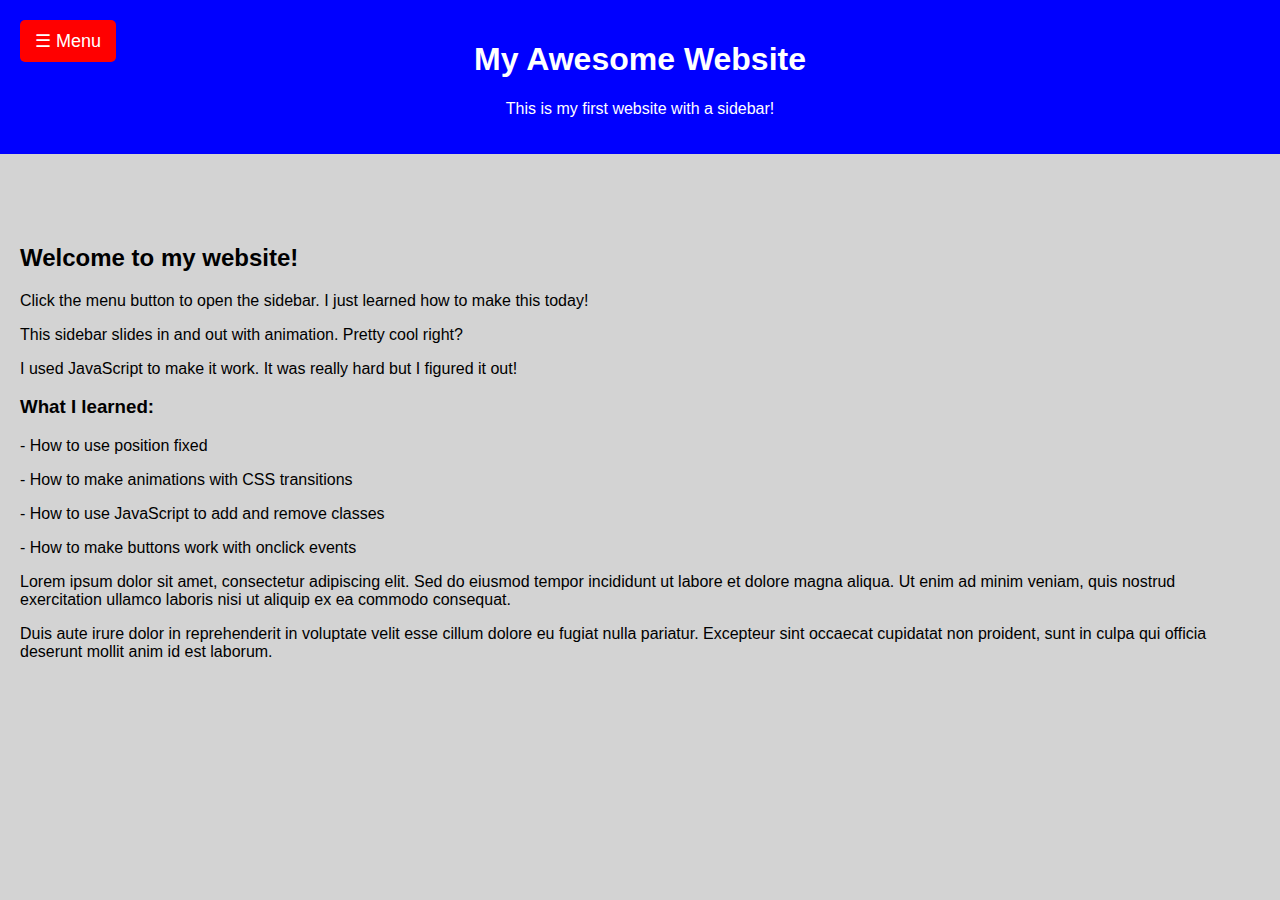
<file: Day2/Sliding Sidebar/index.html>
<!DOCTYPE html>
<html lang="en">
	<head>
		<meta charset="UTF-8" />
		<meta name="viewport" content="width=device-width, initial-scale=1.0" />
		<title>My Sidebar Menu</title>
		<style>
			body {
				margin: 0;
				font-family: Arial;
				background-color: lightgray;
			}

			.header {
				background-color: blue;
				color: white;
				padding: 20px;
				text-align: center;
			}

			.menu-button {
				position: fixed;
				top: 20px;
				left: 20px;
				background-color: red;
				color: white;
				border: none;
				padding: 10px 15px;
				cursor: pointer;
				font-size: 18px;
				border-radius: 5px;
			}

			.menu-button:hover {
				background-color: darkred;
			}

			.sidebar {
				position: fixed;
				top: 0;
				left: -250px;
				width: 250px;
				height: 100%;
				background-color: darkblue;
				color: white;
				transition: left 0.3s ease;
				z-index: 1000;
			}

			.sidebar.open {
				left: 0;
			}

			.sidebar-header {
				background-color: black;
				padding: 20px;
				text-align: center;
			}

			.sidebar ul {
				list-style: none;
				padding: 0;
				margin: 0;
			}

			.sidebar li {
				padding: 15px 20px;
				border-bottom: 1px solid gray;
			}

			.sidebar li:hover {
				background-color: lightblue;
				color: black;
			}

			.sidebar a {
				color: white;
				text-decoration: none;
			}

			.sidebar a:hover {
				color: black;
			}

			.close-btn {
				float: right;
				background: none;
				border: none;
				color: white;
				font-size: 20px;
				cursor: pointer;
			}

			.content {
				padding: 20px;
				margin-top: 50px;
			}

			.overlay {
				position: fixed;
				top: 0;
				left: 0;
				width: 100%;
				height: 100%;
				background-color: black;
				opacity: 0;
				visibility: hidden;
				transition: opacity 0.3s ease;
				z-index: 999;
			}

			.overlay.show {
				opacity: 0.5;
				visibility: visible;
			}
		</style>
	</head>
	<body>
		<div class="header">
			<h1>My Awesome Website</h1>
			<p>This is my first website with a sidebar!</p>
		</div>

		<button class="menu-button" id="menuBtn">☰ Menu</button>

		<div class="overlay" id="overlay"></div>

		<div class="sidebar" id="sidebar">
			<div class="sidebar-header">
				<button class="close-btn" id="closeBtn">×</button>
				<h2>Navigation</h2>
			</div>
			<ul>
				<li><a href="#home">🏠 Home</a></li>
				<li><a href="#about">👤 About</a></li>
				<li><a href="#services">⚙️ Services</a></li>
				<li><a href="#portfolio">📁 Portfolio</a></li>
				<li><a href="#contact">📧 Contact</a></li>
				<li><a href="#blog">📝 Blog</a></li>
			</ul>
		</div>

		<div class="content">
			<h2>Welcome to my website!</h2>
			<p>
				Click the menu button to open the sidebar. I just learned how to make
				this today!
			</p>
			<p>This sidebar slides in and out with animation. Pretty cool right?</p>
			<p>
				I used JavaScript to make it work. It was really hard but I figured it
				out!
			</p>

			<h3>What I learned:</h3>
			<p>- How to use position fixed</p>
			<p>- How to make animations with CSS transitions</p>
			<p>- How to use JavaScript to add and remove classes</p>
			<p>- How to make buttons work with onclick events</p>

			<p>
				Lorem ipsum dolor sit amet, consectetur adipiscing elit. Sed do eiusmod
				tempor incididunt ut labore et dolore magna aliqua. Ut enim ad minim
				veniam, quis nostrud exercitation ullamco laboris nisi ut aliquip ex ea
				commodo consequat.
			</p>

			<p>
				Duis aute irure dolor in reprehenderit in voluptate velit esse cillum
				dolore eu fugiat nulla pariatur. Excepteur sint occaecat cupidatat non
				proident, sunt in culpa qui officia deserunt mollit anim id est laborum.
			</p>
		</div>

		<script>
			var menuBtn = document.getElementById("menuBtn");
			var closeBtn = document.getElementById("closeBtn");
			var sidebar = document.getElementById("sidebar");
			var overlay = document.getElementById("overlay");
			function openSidebar() {
				sidebar.classList.add("open");
				overlay.classList.add("show");
			}
			function closeSidebar() {
				sidebar.classList.remove("open");
				overlay.classList.remove("show");
			}
			menuBtn.onclick = openSidebar;
			closeBtn.onclick = closeSidebar;
			overlay.onclick = closeSidebar;
			var menuItems = sidebar.querySelectorAll("a");
			for (var i = 0; i < menuItems.length; i++) {
				menuItems[i].onclick = function () {
					closeSidebar();
					alert("You clicked on: " + this.textContent);
				};
			}
			document.addEventListener("keydown", function (event) {
				if (event.key === "Escape") {
					closeSidebar();
				}
			});
		</script>
	</body>
</html>
</file>
<file: style.css>
* {
	margin: 0;
	padding: 0;
	box-sizing: border-box;
	font-family: "Poppins", sans-serif;
}

:root {
	--primary-color: #4361ee;
	--primary-light: #4895ef;
	--secondary-color: #3f37c9;
	--text-color: #333;
	--text-light: #666;
	--bg-light: #f8f9fa;
	--bg-dark: #343a40;
	--border-color: #dee2e6;
	--success-color: #40c057;
	--danger-color: #f03e3e;
	--warning-color: #fab005;
	--info-color: #4dabf7;
	--shadow: 0 2px 5px rgba(0, 0, 0, 0.1);
	--shadow-hover: 0 4px 10px rgba(0, 0, 0, 0.15);
	--sidebar-width: 240px;
	--properties-width: 260px;
	--top-bar-height: 60px;
}

body {
	background-color: var(--bg-light);
	color: var(--text-color);
	height: 100vh;
	overflow: hidden;
}

#loading-overlay {
	position: fixed;
	top: 0;
	left: 0;
	width: 100%;
	height: 100%;
	background-color: rgba(255, 255, 255, 0.95);
	display: flex;
	flex-direction: column;
	align-items: center;
	justify-content: center;
	z-index: 9999;
	transition: opacity 0.5s, visibility 0.5s;
}

#loading-overlay.hidden {
	opacity: 0;
	visibility: hidden;
}

.spinner {
	width: 50px;
	height: 50px;
	border: 5px solid var(--border-color);
	border-top-color: var(--primary-color);
	border-radius: 50%;
	animation: spin 1s linear infinite;
	margin-bottom: 15px;
}

#loading-overlay p {
	font-size: 16px;
	font-weight: 500;
	color: var(--primary-color);
}

@keyframes spin {
	0% {
		transform: rotate(0deg);
	}
	100% {
		transform: rotate(360deg);
	}
}

.app-container {
	display: flex;
	height: 100vh;
	position: relative;
}

.sidebar {
	width: var(--sidebar-width);
	height: 100%;
	background-color: white;
	border-right: 1px solid var(--border-color);
	overflow-y: auto;
	box-shadow: var(--shadow);
	z-index: 10;
	transition: width 0.3s ease;
}

.logo {
	padding: 20px;
	text-align: center;
	border-bottom: 1px solid var(--border-color);
	background: linear-gradient(
		120deg,
		var(--primary-color),
		var(--secondary-color)
	);
}

.logo h2 {
	color: white;
	font-weight: 600;
	letter-spacing: 1px;
	text-shadow: 0 1px 2px rgba(0, 0, 0, 0.2);
}

.tools {
	padding: 15px;
}

.tool-group {
	margin-bottom: 25px;
	background-color: rgba(67, 97, 238, 0.03);
	padding: 15px;
	border-radius: 8px;
}

.tool-group h3 {
	font-size: 14px;
	color: var(--primary-color);
	margin-bottom: 12px;
	text-transform: uppercase;
	letter-spacing: 0.5px;
	position: relative;
	display: inline-block;
}

.tool-group h3:after {
	content: "";
	position: absolute;
	bottom: -5px;
	left: 0;
	width: 30px;
	height: 2px;
	background-color: var(--primary-color);
}

.tool {
	display: flex;
	align-items: center;
	padding: 10px 12px;
	border-radius: 6px;
	cursor: pointer;
	transition: all 0.2s;
	margin-bottom: 8px;
	border: 1px solid transparent;
}

.tool:hover {
	background-color: var(--bg-light);
	transform: translateX(3px);
	border: 1px solid var(--border-color);
}

.tool i {
	margin-right: 10px;
	font-size: 16px;
	width: 20px;
	text-align: center;
	color: var(--primary-color);
	transition: transform 0.2s;
}

.tool:hover i {
	transform: scale(1.2);
}

.tool span {
	font-size: 14px;
	font-weight: 500;
}

.help-text {
	font-size: 13px;
	color: var(--text-light);
	line-height: 1.5;
}

.help-text p {
	margin-bottom: 8px;
	display: flex;
	align-items: center;
}

.help-text i {
	margin-right: 8px;
	width: 16px;
	color: var(--primary-color);
	text-align: center;
}

.templates-list {
	display: grid;
	grid-template-columns: repeat(2, 1fr);
	gap: 10px;
}

.template {
	border-radius: 8px;
	padding: 12px 8px;
	text-align: center;
	cursor: pointer;
	transition: all 0.2s;
	box-shadow: var(--shadow);
}

.template:hover {
	transform: translateY(-3px);
	box-shadow: var(--shadow-hover);
}

.template span {
	font-size: 12px;
	font-weight: 500;
	color: var(--text-color);
}

.color-picker {
	display: flex;
	flex-wrap: wrap;
	gap: 10px;
	margin-top: 10px;
}

.color {
	width: 28px;
	height: 28px;
	border-radius: 50%;
	cursor: pointer;
	border: 2px solid var(--border-color);
	transition: all 0.2s;
}

.color:hover {
	transform: scale(1.15);
	box-shadow: 0 0 0 2px var(--primary-light);
}

.main-area {
	flex: 1;
	display: flex;
	flex-direction: column;
	height: 100%;
	overflow: hidden;
	background-color: #f5f7fa;
}

.top-bar {
	height: var(--top-bar-height);
	display: flex;
	align-items: center;
	justify-content: space-between;
	padding: 0 20px;
	background-color: white;
	border-bottom: 1px solid var(--border-color);
	box-shadow: 0 1px 3px rgba(0, 0, 0, 0.05);
}

.file-options {
	display: flex;
	gap: 10px;
}

.btn {
	padding: 8px 15px;
	background-color: white;
	border: 1px solid var(--border-color);
	border-radius: 4px;
	cursor: pointer;
	font-size: 14px;
	display: flex;
	align-items: center;
	transition: all 0.2s;
	font-weight: 500;
}

.btn i {
	margin-right: 6px;
	color: var(--primary-color);
	transition: transform 0.2s;
}

.btn:hover {
	background-color: var(--bg-light);
	border-color: var(--primary-light);
}

.btn:hover i {
	transform: scale(1.1);
}

.primary-btn {
	padding: 8px 20px;
	background: linear-gradient(
		120deg,
		var(--primary-color),
		var(--secondary-color)
	);
	color: white;
	border: none;
	border-radius: 6px;
	cursor: pointer;
	font-weight: 500;
	transition: all 0.2s;
	box-shadow: 0 2px 5px rgba(67, 97, 238, 0.3);
}

.primary-btn:hover {
	transform: translateY(-2px);
	box-shadow: 0 4px 8px rgba(67, 97, 238, 0.4);
}

.canvas-container {
	flex: 1;
	overflow: auto;
	padding: 30px;
	display: flex;
	justify-content: center;
	align-items: center;
	background-color: #f0f2f5;
	background-image: linear-gradient(
			45deg,
			#f8f9fa 25%,
			transparent 25%,
			transparent 75%,
			#f8f9fa 75%,
			#f8f9fa
		),
		linear-gradient(
			45deg,
			#f8f9fa 25%,
			transparent 25%,
			transparent 75%,
			#f8f9fa 75%,
			#f8f9fa
		);
	background-size: 40px 40px;
	background-position: 0 0, 20px 20px;
}

#canvas {
	width: 800px;
	height: 600px;
	background-color: white;
	box-shadow: 0 5px 15px rgba(0, 0, 0, 0.1);
	position: relative;
	border-radius: 4px;
	overflow: hidden;
	transition: box-shadow 0.3s ease;
}

#canvas:hover {
	box-shadow: 0 8px 25px rgba(0, 0, 0, 0.15);
}

.canvas-element {
	position: absolute;
	cursor: move;
	transition: box-shadow 0.2s;
}

.canvas-element:hover {
	box-shadow: 0 2px 8px rgba(0, 0, 0, 0.1);
}

.canvas-element.dragging {
	opacity: 0.8;
	box-shadow: 0 5px 15px rgba(0, 0, 0, 0.2);
}

.text-element {
	min-width: 100px;
	padding: 10px;
	border-radius: 4px;
}

.text-element p {
	margin: 0;
	outline: none;
	transition: all 0.2s;
}

.text-element:hover p {
	color: var(--primary-color);
}

.shape-element {
	width: 100px;
	height: 100px;
	background-color: var(--info-color);
	transition: transform 0.2s, box-shadow 0.2s;
}

.shape-element:hover {
	transform: scale(1.02);
}

.image-element {
	border: 1px solid transparent;
	transition: border-color 0.2s;
}

.image-element:hover {
	border-color: var(--primary-light);
}

.image-element img {
	pointer-events: none;
}

.element-controls {
	position: fixed;
	display: flex;
	flex-direction: column;
	gap: 12px;
	background-color: white;
	border-radius: 20px;
	box-shadow: 0 3px 12px rgba(0, 0, 0, 0.08);
	padding: 12px 8px;
	z-index: 100;
	left: var(--sidebar-width);
	top: calc(var(--top-bar-height) + 10px);
	transition: all 0.3s ease-out;
	border: none;
	max-width: 60px;
	opacity: 1;
}

.control-title {
	text-align: center;
	font-size: 12px;
	font-weight: 600;
	color: var(--primary-color);
	margin-bottom: 8px;
	text-transform: uppercase;
	letter-spacing: 0.5px;
}

.element-controls.hidden {
	display: none;
}

.control-group {
	display: flex;
	flex-direction: column;
	gap: 12px;
}

.control-btn {
	width: 38px;
	height: 38px;
	border: none;
	background-color: transparent;
	border-radius: 50%;
	display: flex;
	align-items: center;
	justify-content: center;
	cursor: pointer;
	transition: all 0.15s ease;
	color: #666;
	position: relative;
}

.control-btn i {
	font-size: 16px;
}

.control-btn::after {
	content: attr(title);
	position: absolute;
	left: 50px;
	top: 50%;
	transform: translateY(-50%) scale(0.8);
	background: rgba(0, 0, 0, 0.7);
	color: white;
	padding: 4px 8px;
	border-radius: 4px;
	font-size: 11px;
	white-space: nowrap;
	opacity: 0;
	transition: all 0.2s ease;
	pointer-events: none;
	z-index: 1000;
}

.control-btn:hover::after {
	opacity: 1;
	transform: translateY(-50%) scale(1);
}

.control-btn:hover {
	background-color: #f5f5f5;
	color: #333;
}

.control-btn:active {
	transform: scale(0.92);
}

.control-btn.disabled {
	opacity: 0.5;
	cursor: not-allowed;
}

.control-btn.disabled:hover {
	background-color: transparent;
	transform: none;
}

#delete-btn:hover {
	color: var(--danger-color);
}

.properties-panel {
	width: var(--properties-width);
	height: 100%;
	background-color: white;
	border-left: 1px solid var(--border-color);
	padding: 20px;
	overflow-y: auto;
	box-shadow: -2px 0 5px rgba(0, 0, 0, 0.05);
	position: relative;
	transition: width 0.3s ease, max-height 0.3s ease;
}

.properties-panel h3 {
	font-size: 18px;
	margin-bottom: 20px;
	padding-bottom: 12px;
	border-bottom: 2px solid var(--primary-light);
	color: var(--primary-color);
}

.property-group {
	margin-bottom: 25px;
	padding: 15px;
	border-radius: 8px;
	background-color: rgba(67, 97, 238, 0.03);
}

.property-group label {
	display: block;
	font-size: 14px;
	margin-bottom: 10px;
	color: var(--text-color);
	font-weight: 500;
}

.size-inputs,
.position-inputs {
	display: flex;
	gap: 12px;
}

.input-group {
	display: flex;
	align-items: center;
	flex: 1;
}

.input-group span {
	font-size: 14px;
	margin-right: 5px;
	color: var(--text-light);
	font-weight: 500;
}

.input-group input {
	width: 100%;
	padding: 8px 10px;
	border: 1px solid var(--border-color);
	border-radius: 6px;
	transition: all 0.2s;
}

.input-group input:focus {
	border-color: var(--primary-light);
	box-shadow: 0 0 0 3px rgba(67, 97, 238, 0.1);
	outline: none;
}

select {
	width: 100%;
	padding: 8px 10px;
	border: 1px solid var(--border-color);
	border-radius: 6px;
	margin-bottom: 12px;
	transition: all 0.2s;
	appearance: none;
	background: url('data:image/svg+xml;utf8,<svg xmlns="http://www.w3.org/2000/svg" width="12" height="12" viewBox="0 0 24 24" fill="none" stroke="%23666" stroke-width="2" stroke-linecap="round" stroke-linejoin="round"><path d="M6 9l6 6 6-6"/></svg>')
		no-repeat;
	background-position: right 10px center;
	background-color: white;
}

select:focus {
	border-color: var(--primary-light);
	box-shadow: 0 0 0 3px rgba(67, 97, 238, 0.1);
	outline: none;
}

.text-style-buttons,
.alignment-buttons {
	display: flex;
	gap: 8px;
	margin-bottom: 12px;
}

.text-style-btn,
.alignment-btn {
	width: 38px;
	height: 38px;
	border: 1px solid var(--border-color);
	background-color: white;
	border-radius: 6px;
	display: flex;
	align-items: center;
	justify-content: center;
	cursor: pointer;
	transition: all 0.2s;
}

.text-style-btn:hover,
.alignment-btn:hover {
	background-color: var(--bg-light);
	border-color: var(--primary-light);
	transform: translateY(-2px);
}

.text-style-btn.active,
.alignment-btn.active {
	background-color: var(--primary-color);
	color: white;
	border-color: var(--primary-color);
}

.empty-state {
	position: absolute;
	top: 50%;
	left: 50%;
	transform: translate(-50%, -50%);
	text-align: center;
	color: var(--text-light);
	width: 80%;
}

.empty-state i {
	font-size: 32px;
	margin-bottom: 10px;
	color: var(--border-color);
}

.empty-state p {
	font-size: 14px;
	line-height: 1.5;
}

.shapes-menu {
	position: absolute;
	background-color: white;
	border-radius: 10px;
	box-shadow: 0 5px 20px rgba(0, 0, 0, 0.15);
	padding: 15px;
	z-index: 1000;
	display: grid;
	grid-template-columns: repeat(3, 1fr);
	gap: 12px;
	opacity: 0;
	transform: scale(0.95);
	transition: all 0.2s;
}

.shapes-menu:not(.hidden) {
	opacity: 1;
	transform: scale(1);
}

.shape-option {
	display: flex;
	flex-direction: column;
	align-items: center;
	cursor: pointer;
	padding: 10px;
	border-radius: 8px;
	transition: all 0.2s;
	border: 1px solid transparent;
}

.shape-option:hover {
	background-color: var(--bg-light);
	transform: translateY(-3px);
	border-color: var(--primary-light);
}

.shape-preview {
	width: 45px;
	height: 45px;
	margin-bottom: 8px;
	transition: transform 0.2s;
}

.shape-option:hover .shape-preview {
	transform: scale(1.1);
}

.shape-preview.rectangle {
	background-color: var(--info-color);
	border-radius: 4px;
}

.shape-preview.circle {
	background-color: var(--success-color);
	border-radius: 50%;
}

.shape-preview.triangle {
	width: 0;
	height: 0;
	border-left: 22.5px solid transparent;
	border-right: 22.5px solid transparent;
	border-bottom: 45px solid var(--warning-color);
}

.shape-option span {
	font-size: 12px;
	font-weight: 500;
}

#notification-toast {
	position: fixed;
	bottom: 20px;
	right: 20px;
	background-color: white;
	color: var(--text-color);
	padding: 12px 20px;
	border-radius: 8px;
	box-shadow: 0 3px 10px rgba(0, 0, 0, 0.15);
	display: flex;
	align-items: center;
	z-index: 9999;
	transition: all 0.3s;
	transform: translateY(100px);
	opacity: 0;
}

#notification-toast.success {
	border-left: 4px solid var(--success-color);
}

#notification-toast.error {
	border-left: 4px solid var(--danger-color);
}

#notification-toast.info {
	border-left: 4px solid var(--info-color);
}

#notification-toast:not(.hidden) {
	transform: translateY(0);
	opacity: 1;
}

#notification-toast i {
	margin-right: 10px;
	font-size: 16px;
}

#notification-toast.success i {
	color: var(--success-color);
}

#notification-toast.error i {
	color: var(--danger-color);
}

#notification-toast.info i {
	color: var(--info-color);
}

.hidden {
	display: none !important;
}

.selected {
	outline: 2px solid var(--primary-color);
	outline-offset: 3px;
	z-index: 50 !important;
}

@media (max-width: 1200px) {
	:root {
		--sidebar-width: 200px;
		--properties-width: 230px;
	}

	.tool span {
		font-size: 13px;
	}

	.property-group {
		padding: 12px;
	}
}

@media (max-width: 992px) {
	:root {
		--sidebar-width: 180px;
		--properties-width: 200px;
	}

	.canvas-container {
		padding: 15px;
	}

	#canvas {
		width: 700px;
		height: 525px;
	}
}

@media (max-width: 768px) {
	.app-container {
		flex-direction: column;
		height: auto;
		overflow: auto;
	}

	.mobile-only {
		display: flex;
	}

	.sidebar {
		width: 100%;
		height: auto;
		max-height: 30vh;
		overflow-y: auto;
	}

	.properties-panel {
		width: 100%;
		height: auto;
		max-height: 30vh;
		overflow-y: auto;
	}

	#canvas {
		width: 90vw;
		height: calc(90vw * 0.75);
		max-width: 700px;
		max-height: 525px;
	}

	.help-text {
		display: none;
	}

	.element-controls {
		left: 10px;
		top: calc(var(--top-bar-height) + 10px);
		z-index: 1000;
	}

	.top-bar {
		flex-wrap: wrap;
		height: auto;
		min-height: var(--top-bar-height);
		padding: 10px;
	}

	.file-options {
		flex-wrap: wrap;
		gap: 5px;
	}
}

@media (max-width: 576px) {
	:root {
		--top-bar-height: 50px;
	}

	body {
		font-size: 14px;
		touch-action: manipulation;
	}

	.sidebar {
		max-height: 25vh;
		transition: max-height 0.3s ease;
	}

	.sidebar.collapsed {
		max-height: 0;
		overflow: hidden;
	}

	.logo {
		padding: 10px;
	}

	.logo h2 {
		font-size: 18px;
	}

	.tools {
		padding: 10px;
	}

	.tool-group {
		margin-bottom: 15px;
		padding: 10px;
	}

	.tool {
		padding: 8px 10px;
		margin-bottom: 5px;
	}

	.tool i {
		font-size: 14px;
		min-width: 20px;
	}

	.tool span {
		font-size: 12px;
	}

	.templates-list {
		grid-template-columns: 1fr 1fr;
		gap: 8px;
	}

	.btn {
		padding: 6px 10px;
		font-size: 12px;
		min-height: 36px;
	}

	.primary-btn {
		padding: 6px 12px;
		min-height: 36px;
	}

	.element-controls {
		left: 5px;
		padding: 8px 6px;
		gap: 8px;
		max-width: 50px;
		transform: translateX(0);
		transition: transform 0.3s ease-out;
	}

	.element-controls.hidden {
		transform: translateX(-60px);
		display: flex;
	}

	.control-btn {
		width: 32px;
		height: 32px;
		min-height: 32px;
	}

	.control-title {
		font-size: 10px;
	}

	.properties-panel {
		max-height: 25vh;
		padding: 15px;
		transition: max-height 0.3s ease;
	}

	.property-group {
		margin-bottom: 15px;
		padding: 10px;
	}

	.property-group label {
		font-size: 12px;
	}

	.input-group input {
		padding: 6px 8px;
		font-size: 14px;
	}

	#canvas {
		width: 95vw;
		height: calc(95vw * 0.75);
	}

	.canvas-container {
		padding: 10px;
	}

	.text-style-btn,
	.alignment-btn {
		min-width: 36px;
		min-height: 36px;
		width: 36px;
		height: 36px;
	}

	select {
		height: 36px;
	}

	.properties-panel.collapsed {
		max-height: 0;
		overflow: hidden;
		padding: 0;
		border: none;
	}
}

@keyframes fadeIn {
	from {
		opacity: 0;
		transform: scale(0.95);
	}
	to {
		opacity: 1;
		transform: scale(1);
	}
}

.canvas-element {
	animation: fadeIn 0.2s ease-out;
}

.mobile-only {
	display: none;
}
</file>
<file: Canva Clone/style.css>
* {
	margin: 0;
	padding: 0;
	box-sizing: border-box;
	font-family: "Poppins", sans-serif;
}

:root {
	--primary-color: #4361ee;
	--primary-light: #4895ef;
	--secondary-color: #3f37c9;
	--text-color: #333;
	--text-light: #666;
	--bg-light: #f8f9fa;
	--bg-dark: #343a40;
	--border-color: #dee2e6;
	--success-color: #40c057;
	--danger-color: #f03e3e;
	--warning-color: #fab005;
	--info-color: #4dabf7;
	--shadow: 0 2px 5px rgba(0, 0, 0, 0.1);
	--shadow-hover: 0 4px 10px rgba(0, 0, 0, 0.15);
	--sidebar-width: 240px;
	--properties-width: 260px;
	--top-bar-height: 60px;
}

body {
	background-color: var(--bg-light);
	color: var(--text-color);
	height: 100vh;
	overflow: hidden;
}

#loading-overlay {
	position: fixed;
	top: 0;
	left: 0;
	width: 100%;
	height: 100%;
	background-color: rgba(255, 255, 255, 0.95);
	display: flex;
	flex-direction: column;
	align-items: center;
	justify-content: center;
	z-index: 9999;
	transition: opacity 0.5s, visibility 0.5s;
}

#loading-overlay.hidden {
	opacity: 0;
	visibility: hidden;
}

.spinner {
	width: 50px;
	height: 50px;
	border: 5px solid var(--border-color);
	border-top-color: var(--primary-color);
	border-radius: 50%;
	animation: spin 1s linear infinite;
	margin-bottom: 15px;
}

#loading-overlay p {
	font-size: 16px;
	font-weight: 500;
	color: var(--primary-color);
}

@keyframes spin {
	0% {
		transform: rotate(0deg);
	}
	100% {
		transform: rotate(360deg);
	}
}

.app-container {
	display: flex;
	height: 100vh;
	position: relative;
}

.sidebar {
	width: var(--sidebar-width);
	height: 100%;
	background-color: white;
	border-right: 1px solid var(--border-color);
	overflow-y: auto;
	box-shadow: var(--shadow);
	z-index: 10;
	transition: width 0.3s ease;
}

.logo {
	padding: 20px;
	text-align: center;
	border-bottom: 1px solid var(--border-color);
	background: linear-gradient(
		120deg,
		var(--primary-color),
		var(--secondary-color)
	);
}

.logo h2 {
	color: white;
	font-weight: 600;
	letter-spacing: 1px;
	text-shadow: 0 1px 2px rgba(0, 0, 0, 0.2);
}

.tools {
	padding: 15px;
}

.tool-group {
	margin-bottom: 25px;
	background-color: rgba(67, 97, 238, 0.03);
	padding: 15px;
	border-radius: 8px;
}

.tool-group h3 {
	font-size: 14px;
	color: var(--primary-color);
	margin-bottom: 12px;
	text-transform: uppercase;
	letter-spacing: 0.5px;
	position: relative;
	display: inline-block;
}

.tool-group h3:after {
	content: "";
	position: absolute;
	bottom: -5px;
	left: 0;
	width: 30px;
	height: 2px;
	background-color: var(--primary-color);
}

.tool {
	display: flex;
	align-items: center;
	padding: 10px 12px;
	border-radius: 6px;
	cursor: pointer;
	transition: all 0.2s;
	margin-bottom: 8px;
	border: 1px solid transparent;
}

.tool:hover {
	background-color: var(--bg-light);
	transform: translateX(3px);
	border: 1px solid var(--border-color);
}

.tool i {
	margin-right: 10px;
	font-size: 16px;
	width: 20px;
	text-align: center;
	color: var(--primary-color);
	transition: transform 0.2s;
}

.tool:hover i {
	transform: scale(1.2);
}

.tool span {
	font-size: 14px;
	font-weight: 500;
}

.help-text {
	font-size: 13px;
	color: var(--text-light);
	line-height: 1.5;
}

.help-text p {
	margin-bottom: 8px;
	display: flex;
	align-items: center;
}

.help-text i {
	margin-right: 8px;
	width: 16px;
	color: var(--primary-color);
	text-align: center;
}

.templates-list {
	display: grid;
	grid-template-columns: repeat(2, 1fr);
	gap: 10px;
}

.template {
	border-radius: 8px;
	padding: 12px 8px;
	text-align: center;
	cursor: pointer;
	transition: all 0.2s;
	box-shadow: var(--shadow);
}

.template:hover {
	transform: translateY(-3px);
	box-shadow: var(--shadow-hover);
}

.template span {
	font-size: 12px;
	font-weight: 500;
	color: var(--text-color);
}

.color-picker {
	display: flex;
	flex-wrap: wrap;
	gap: 10px;
	margin-top: 10px;
}

.color {
	width: 28px;
	height: 28px;
	border-radius: 50%;
	cursor: pointer;
	border: 2px solid var(--border-color);
	transition: all 0.2s;
}

.color:hover {
	transform: scale(1.15);
	box-shadow: 0 0 0 2px var(--primary-light);
}

.main-area {
	flex: 1;
	display: flex;
	flex-direction: column;
	height: 100%;
	overflow: hidden;
	background-color: #f5f7fa;
}

.top-bar {
	height: var(--top-bar-height);
	display: flex;
	align-items: center;
	justify-content: space-between;
	padding: 0 20px;
	background-color: white;
	border-bottom: 1px solid var(--border-color);
	box-shadow: 0 1px 3px rgba(0, 0, 0, 0.05);
}

.file-options {
	display: flex;
	gap: 10px;
}

.btn {
	padding: 8px 15px;
	background-color: white;
	border: 1px solid var(--border-color);
	border-radius: 4px;
	cursor: pointer;
	font-size: 14px;
	display: flex;
	align-items: center;
	transition: all 0.2s;
	font-weight: 500;
}

.btn i {
	margin-right: 6px;
	color: var(--primary-color);
	transition: transform 0.2s;
}

.btn:hover {
	background-color: var(--bg-light);
	border-color: var(--primary-light);
}

.btn:hover i {
	transform: scale(1.1);
}

.primary-btn {
	padding: 8px 20px;
	background: linear-gradient(
		120deg,
		var(--primary-color),
		var(--secondary-color)
	);
	color: white;
	border: none;
	border-radius: 6px;
	cursor: pointer;
	font-weight: 500;
	transition: all 0.2s;
	box-shadow: 0 2px 5px rgba(67, 97, 238, 0.3);
}

.primary-btn:hover {
	transform: translateY(-2px);
	box-shadow: 0 4px 8px rgba(67, 97, 238, 0.4);
}

.canvas-container {
	flex: 1;
	overflow: auto;
	padding: 30px;
	display: flex;
	justify-content: center;
	align-items: center;
	background-color: #f0f2f5;
	background-image: linear-gradient(
			45deg,
			#f8f9fa 25%,
			transparent 25%,
			transparent 75%,
			#f8f9fa 75%,
			#f8f9fa
		),
		linear-gradient(
			45deg,
			#f8f9fa 25%,
			transparent 25%,
			transparent 75%,
			#f8f9fa 75%,
			#f8f9fa
		);
	background-size: 40px 40px;
	background-position: 0 0, 20px 20px;
}

#canvas {
	width: 800px;
	height: 600px;
	background-color: white;
	box-shadow: 0 5px 15px rgba(0, 0, 0, 0.1);
	position: relative;
	border-radius: 4px;
	overflow: hidden;
	transition: box-shadow 0.3s ease;
}

#canvas:hover {
	box-shadow: 0 8px 25px rgba(0, 0, 0, 0.15);
}

.canvas-element {
	position: absolute;
	cursor: move;
	transition: box-shadow 0.2s;
}

.canvas-element:hover {
	box-shadow: 0 2px 8px rgba(0, 0, 0, 0.1);
}

.canvas-element.dragging {
	opacity: 0.8;
	box-shadow: 0 5px 15px rgba(0, 0, 0, 0.2);
}

.text-element {
	min-width: 100px;
	padding: 10px;
	border-radius: 4px;
}

.text-element p {
	margin: 0;
	outline: none;
	transition: all 0.2s;
}

.text-element:hover p {
	color: var(--primary-color);
}

.shape-element {
	width: 100px;
	height: 100px;
	background-color: var(--info-color);
	transition: transform 0.2s, box-shadow 0.2s;
}

.shape-element:hover {
	transform: scale(1.02);
}

.image-element {
	border: 1px solid transparent;
	transition: border-color 0.2s;
}

.image-element:hover {
	border-color: var(--primary-light);
}

.image-element img {
	pointer-events: none;
}

.element-controls {
	position: fixed;
	display: flex;
	flex-direction: column;
	gap: 12px;
	background-color: white;
	border-radius: 20px;
	box-shadow: 0 3px 12px rgba(0, 0, 0, 0.08);
	padding: 12px 8px;
	z-index: 100;
	left: var(--sidebar-width);
	top: calc(var(--top-bar-height) + 10px);
	transition: all 0.3s ease-out;
	border: none;
	max-width: 60px;
	opacity: 1;
}

.control-title {
	text-align: center;
	font-size: 12px;
	font-weight: 600;
	color: var(--primary-color);
	margin-bottom: 8px;
	text-transform: uppercase;
	letter-spacing: 0.5px;
}

.element-controls.hidden {
	display: none;
}

.control-group {
	display: flex;
	flex-direction: column;
	gap: 12px;
}

.control-btn {
	width: 38px;
	height: 38px;
	border: none;
	background-color: transparent;
	border-radius: 50%;
	display: flex;
	align-items: center;
	justify-content: center;
	cursor: pointer;
	transition: all 0.15s ease;
	color: #666;
	position: relative;
}

.control-btn i {
	font-size: 16px;
}

.control-btn::after {
	content: attr(title);
	position: absolute;
	left: 50px;
	top: 50%;
	transform: translateY(-50%) scale(0.8);
	background: rgba(0, 0, 0, 0.7);
	color: white;
	padding: 4px 8px;
	border-radius: 4px;
	font-size: 11px;
	white-space: nowrap;
	opacity: 0;
	transition: all 0.2s ease;
	pointer-events: none;
	z-index: 1000;
}

.control-btn:hover::after {
	opacity: 1;
	transform: translateY(-50%) scale(1);
}

.control-btn:hover {
	background-color: #f5f5f5;
	color: #333;
}

.control-btn:active {
	transform: scale(0.92);
}

.control-btn.disabled {
	opacity: 0.5;
	cursor: not-allowed;
}

.control-btn.disabled:hover {
	background-color: transparent;
	transform: none;
}

#delete-btn:hover {
	color: var(--danger-color);
}

.properties-panel {
	width: var(--properties-width);
	height: 100%;
	background-color: white;
	border-left: 1px solid var(--border-color);
	padding: 20px;
	overflow-y: auto;
	box-shadow: -2px 0 5px rgba(0, 0, 0, 0.05);
	position: relative;
	transition: width 0.3s ease, max-height 0.3s ease;
}

.properties-panel h3 {
	font-size: 18px;
	margin-bottom: 20px;
	padding-bottom: 12px;
	border-bottom: 2px solid var(--primary-light);
	color: var(--primary-color);
}

.property-group {
	margin-bottom: 25px;
	padding: 15px;
	border-radius: 8px;
	background-color: rgba(67, 97, 238, 0.03);
}

.property-group label {
	display: block;
	font-size: 14px;
	margin-bottom: 10px;
	color: var(--text-color);
	font-weight: 500;
}

.size-inputs,
.position-inputs {
	display: flex;
	gap: 12px;
}

.input-group {
	display: flex;
	align-items: center;
	flex: 1;
}

.input-group span {
	font-size: 14px;
	margin-right: 5px;
	color: var(--text-light);
	font-weight: 500;
}

.input-group input {
	width: 100%;
	padding: 8px 10px;
	border: 1px solid var(--border-color);
	border-radius: 6px;
	transition: all 0.2s;
}

.input-group input:focus {
	border-color: var(--primary-light);
	box-shadow: 0 0 0 3px rgba(67, 97, 238, 0.1);
	outline: none;
}

select {
	width: 100%;
	padding: 8px 10px;
	border: 1px solid var(--border-color);
	border-radius: 6px;
	margin-bottom: 12px;
	transition: all 0.2s;
	appearance: none;
	background: url('data:image/svg+xml;utf8,<svg xmlns="http://www.w3.org/2000/svg" width="12" height="12" viewBox="0 0 24 24" fill="none" stroke="%23666" stroke-width="2" stroke-linecap="round" stroke-linejoin="round"><path d="M6 9l6 6 6-6"/></svg>')
		no-repeat;
	background-position: right 10px center;
	background-color: white;
}

select:focus {
	border-color: var(--primary-light);
	box-shadow: 0 0 0 3px rgba(67, 97, 238, 0.1);
	outline: none;
}

.text-style-buttons,
.alignment-buttons {
	display: flex;
	gap: 8px;
	margin-bottom: 12px;
}

.text-style-btn,
.alignment-btn {
	width: 38px;
	height: 38px;
	border: 1px solid var(--border-color);
	background-color: white;
	border-radius: 6px;
	display: flex;
	align-items: center;
	justify-content: center;
	cursor: pointer;
	transition: all 0.2s;
}

.text-style-btn:hover,
.alignment-btn:hover {
	background-color: var(--bg-light);
	border-color: var(--primary-light);
	transform: translateY(-2px);
}

.text-style-btn.active,
.alignment-btn.active {
	background-color: var(--primary-color);
	color: white;
	border-color: var(--primary-color);
}

.empty-state {
	position: absolute;
	top: 50%;
	left: 50%;
	transform: translate(-50%, -50%);
	text-align: center;
	color: var(--text-light);
	width: 80%;
}

.empty-state i {
	font-size: 32px;
	margin-bottom: 10px;
	color: var(--border-color);
}

.empty-state p {
	font-size: 14px;
	line-height: 1.5;
}

.shapes-menu {
	position: absolute;
	background-color: white;
	border-radius: 10px;
	box-shadow: 0 5px 20px rgba(0, 0, 0, 0.15);
	padding: 15px;
	z-index: 1000;
	display: grid;
	grid-template-columns: repeat(3, 1fr);
	gap: 12px;
	opacity: 0;
	transform: scale(0.95);
	transition: all 0.2s;
}

.shapes-menu:not(.hidden) {
	opacity: 1;
	transform: scale(1);
}

.shape-option {
	display: flex;
	flex-direction: column;
	align-items: center;
	cursor: pointer;
	padding: 10px;
	border-radius: 8px;
	transition: all 0.2s;
	border: 1px solid transparent;
}

.shape-option:hover {
	background-color: var(--bg-light);
	transform: translateY(-3px);
	border-color: var(--primary-light);
}

.shape-preview {
	width: 45px;
	height: 45px;
	margin-bottom: 8px;
	transition: transform 0.2s;
}

.shape-option:hover .shape-preview {
	transform: scale(1.1);
}

.shape-preview.rectangle {
	background-color: var(--info-color);
	border-radius: 4px;
}

.shape-preview.circle {
	background-color: var(--success-color);
	border-radius: 50%;
}

.shape-preview.triangle {
	width: 0;
	height: 0;
	border-left: 22.5px solid transparent;
	border-right: 22.5px solid transparent;
	border-bottom: 45px solid var(--warning-color);
}

.shape-option span {
	font-size: 12px;
	font-weight: 500;
}

#notification-toast {
	position: fixed;
	bottom: 20px;
	right: 20px;
	background-color: white;
	color: var(--text-color);
	padding: 12px 20px;
	border-radius: 8px;
	box-shadow: 0 3px 10px rgba(0, 0, 0, 0.15);
	display: flex;
	align-items: center;
	z-index: 9999;
	transition: all 0.3s;
	transform: translateY(100px);
	opacity: 0;
}

#notification-toast.success {
	border-left: 4px solid var(--success-color);
}

#notification-toast.error {
	border-left: 4px solid var(--danger-color);
}

#notification-toast.info {
	border-left: 4px solid var(--info-color);
}

#notification-toast:not(.hidden) {
	transform: translateY(0);
	opacity: 1;
}

#notification-toast i {
	margin-right: 10px;
	font-size: 16px;
}

#notification-toast.success i {
	color: var(--success-color);
}

#notification-toast.error i {
	color: var(--danger-color);
}

#notification-toast.info i {
	color: var(--info-color);
}

.hidden {
	display: none !important;
}

.selected {
	outline: 2px solid var(--primary-color);
	outline-offset: 3px;
	z-index: 50 !important;
}

@media (max-width: 1200px) {
	:root {
		--sidebar-width: 200px;
		--properties-width: 230px;
	}

	.tool span {
		font-size: 13px;
	}

	.property-group {
		padding: 12px;
	}
}

@media (max-width: 992px) {
	:root {
		--sidebar-width: 180px;
		--properties-width: 200px;
	}

	.canvas-container {
		padding: 15px;
	}

	#canvas {
		width: 700px;
		height: 525px;
	}
}

@media (max-width: 768px) {
	.app-container {
		flex-direction: column;
		height: auto;
		overflow: auto;
	}

	.mobile-only {
		display: flex;
	}

	.sidebar {
		width: 100%;
		height: auto;
		max-height: 30vh;
		overflow-y: auto;
	}

	.properties-panel {
		width: 100%;
		height: auto;
		max-height: 30vh;
		overflow-y: auto;
	}

	#canvas {
		width: 90vw;
		height: calc(90vw * 0.75);
		max-width: 700px;
		max-height: 525px;
	}

	.help-text {
		display: none;
	}

	.element-controls {
		left: 10px;
		top: calc(var(--top-bar-height) + 10px);
		z-index: 1000;
	}

	.top-bar {
		flex-wrap: wrap;
		height: auto;
		min-height: var(--top-bar-height);
		padding: 10px;
	}

	.file-options {
		flex-wrap: wrap;
		gap: 5px;
	}
}

@media (max-width: 576px) {
	:root {
		--top-bar-height: 50px;
	}

	body {
		font-size: 14px;
		touch-action: manipulation;
	}

	.sidebar {
		max-height: 25vh;
		transition: max-height 0.3s ease;
	}

	.sidebar.collapsed {
		max-height: 0;
		overflow: hidden;
	}

	.logo {
		padding: 10px;
	}

	.logo h2 {
		font-size: 18px;
	}

	.tools {
		padding: 10px;
	}

	.tool-group {
		margin-bottom: 15px;
		padding: 10px;
	}

	.tool {
		padding: 8px 10px;
		margin-bottom: 5px;
	}

	.tool i {
		font-size: 14px;
		min-width: 20px;
	}

	.tool span {
		font-size: 12px;
	}

	.templates-list {
		grid-template-columns: 1fr 1fr;
		gap: 8px;
	}

	.btn {
		padding: 6px 10px;
		font-size: 12px;
		min-height: 36px;
	}

	.primary-btn {
		padding: 6px 12px;
		min-height: 36px;
	}

	.element-controls {
		left: 5px;
		padding: 8px 6px;
		gap: 8px;
		max-width: 50px;
		transform: translateX(0);
		transition: transform 0.3s ease-out;
	}

	.element-controls.hidden {
		transform: translateX(-60px);
		display: flex;
	}

	.control-btn {
		width: 32px;
		height: 32px;
		min-height: 32px;
	}

	.control-title {
		font-size: 10px;
	}

	.properties-panel {
		max-height: 25vh;
		padding: 15px;
		transition: max-height 0.3s ease;
	}

	.property-group {
		margin-bottom: 15px;
		padding: 10px;
	}

	.property-group label {
		font-size: 12px;
	}

	.input-group input {
		padding: 6px 8px;
		font-size: 14px;
	}

	#canvas {
		width: 95vw;
		height: calc(95vw * 0.75);
	}

	.canvas-container {
		padding: 10px;
	}

	.text-style-btn,
	.alignment-btn {
		min-width: 36px;
		min-height: 36px;
		width: 36px;
		height: 36px;
	}

	select {
		height: 36px;
	}

	.properties-panel.collapsed {
		max-height: 0;
		overflow: hidden;
		padding: 0;
		border: none;
	}
}

@keyframes fadeIn {
	from {
		opacity: 0;
		transform: scale(0.95);
	}
	to {
		opacity: 1;
		transform: scale(1);
	}
}

.canvas-element {
	animation: fadeIn 0.2s ease-out;
}

.mobile-only {
	display: none;
}
</file>
<file: Lab-Session/style.css>
* {
    margin: 0;
    padding: 0;
    box-sizing: border-box;
}

body {
    font-family: Arial, sans-serif;
    background-color: #f0f2f5;
    min-height: 100vh;
    display: flex;
    justify-content: center;
    align-items: center;
}

.box {
    background-color: white;
    padding: 20px;
    border-radius: 5px;
    box-shadow: 0 2px 5px rgba(0, 0, 0, 0.1);
    width: 90%;
    max-width: 400px;
}

h2 {
    color: #1a73e8;
    margin-bottom: 20px;
    text-align: center;
}

.input-box {
    margin-bottom: 15px;
}

label {
    display: block;
    margin-bottom: 5px;
    color: #333;
}

input {
    width: 100%;
    padding: 8px;
    border: 1px solid #ddd;
    border-radius: 4px;
}

input:focus {
    outline: none;
    border-color: #1a73e8;
}

button {
    width: 100%;
    padding: 10px;
    background-color: #1a73e8;
    color: white;
    border: none;
    border-radius: 4px;
    cursor: pointer;
}

button:hover {
    background-color: #1557b0;
}
.switch-form{
    text-align: center;
}

@media (max-width: 480px) {
    .box {
        padding: 15px;
    }
    
    h2 {
        font-size: 20px;
    }
    
    input {
        padding: 6px;
    }
    
    button {
        padding: 8px;
    }
}
</file>
<file: Landing Page/style.css>
* {
    margin: 0;
    padding: 0;
    box-sizing: border-box;
}

.headerrrr {
    background-color: lightgray;
    padding: 10px;
}

.navvvvv ul {
    list-style: none;
}

.navvvvv li {
    display: inline;
    margin-right: 15px;
}

.navvvvv a {
    text-decoration: none;
    color: black;
}

.blogggg {
    background-color: lightblue;
}

.sidebarr {
    background-color: lightgreen;
}

.blogggg {
    padding: 10px;
    border: 2px solid black;
    margin-bottom: 10px;
    box-shadow: 2px 2px 5px rgba(0, 0, 0, 0.2);
}

.blogggg:hover {
    transform: scale(1.02);
}
.navvvvv a:hover {
    color: blue;
}

.layouttt {
    display: flex;
}

.mainnnn {
    flex: 2;
    padding: 10px;
}

.sidebarr {
    flex: 1;
    padding: 10px;
}

@media (max-width: 768px) {
    .layouttt {
        flex-direction: column;
    }
}
</file>
<file: Personal Portfolio/style.css>
body {
    font-family: Arial, sans-serif;
    margin: 0;
    padding: 0;
    line-height: 1.6;
}

section {
    padding: 40px;
    margin-bottom: 20px;
}

section:nth-child(odd) {
    background-color: #f5f5f5;
}

.hero {
    text-align: center;
    background-color: #e6f2ff;
    padding: 60px 20px;
}

.hero img {
    width: 150px;
    height: 150px;
    border-radius: 50%;
    border: 3px solid #333;
}

.skills ul {
    list-style-type: disc;
    padding-left: 20px;
}

.project-container {
    display: flex;
    flex-wrap: wrap;
    gap: 20px;
}

.project-card {
    flex: 1;
    min-width: 250px;
    padding: 20px;
    border: 1px solid #ddd;
    border-radius: 5px;
}

.project-card:hover {
    background-color: #f9f9f9;
}

form div {
    margin-bottom: 15px;
}

label {
    display: block;
    margin-bottom: 5px;
}

input, textarea {
    width: 100%;
    padding: 8px;
    border: 1px solid #ddd;
    border-radius: 4px;
}

button {
    background-color: #4285f4;
    color: white;
    border: none;
    padding: 10px 20px;
    cursor: pointer;
    border-radius: 4px;
}

button:hover {
    background-color: #3367d6;
}

@media (max-width: 600px) {
    .project-container {
        flex-direction: column;
    }
    
    .hero img {
        width: 100px;
        height: 100px;
    }
}
</file>
<file: Restaurant/style.css>
:root {
    --primary: #8b5a2b;
    --secondary: #d4a76a;
    --dark: #2c1a0a;
    --light: #f8f1e5;
    --accent: #e74c3c;
    --text: #333;
    --text-light: #777;
    --white: #fff;
    --shadow: 0 5px 15px rgba(0, 0, 0, 0.1);
    --transition: all 0.3s ease;
}

* { margin: 0; padding: 0; box-sizing: border-box; }

body {
    font: 16px/1.6 'Poppins', sans-serif;
    color: var(--text);
    background: var(--white);
}

h1, h2, h3, h4 { 
    font-family: 'Playfair Display', serif;
    font-weight: 700;
    margin-bottom: 1rem;
}

a {
    color: inherit;
    text-decoration: none;
    transition: color 0.3s;
}

a:hover { color: var(--secondary); }

.container {
    max-width: 1200px;
    margin: 0 auto;
    padding: 0 1.5rem;
}

.navbar {
    position: fixed;
    top: 0;
    width: 100%;
    background: rgba(255, 255, 255, 0.98);
    box-shadow: 0 2px 10px rgba(0, 0, 0, 0.1);
    z-index: 1000;
    transition: var(--transition);
}

.nav-container {
    display: flex;
    justify-content: space-between;
    align-items: center;
    padding: 1rem 2rem;
    max-width: 1200px;
    margin: 0 auto;
}

.logo {
    font: 700 1.5rem 'Playfair Display', serif;
    color: var(--primary);
}

.nav-links {
    display: flex;
    gap: 2rem;
    list-style: none;
}

.nav-links a {
    position: relative;
    font-weight: 500;
}

.nav-links a::after {
    content: '';
    position: absolute;
    bottom: -5px;
    left: 0;
    width: 0;
    height: 2px;
    background: var(--secondary);
    transition: width 0.3s;
}

.nav-links a:hover::after { width: 100%; }

.banner {
    height: 100vh;
    background: linear-gradient(rgba(0, 0, 0, 0.5), rgba(0, 0, 0, 0.5)),
                url('https://images.unsplash.com/photo-1517248135467-4c7edcad34c4?ixlib=rb-4.0.3&ixid=MnwxMjA3fDB8MHxwaG90by1wYWdlfHx8fGVufDB8fHx8&auto=format&fit=crop&w=1470&q=80') center/cover no-repeat;
    display: flex;
    align-items: center;
    justify-content: center;
    text-align: center;
    color: var(--white);
    padding: 0 1rem;
}

.banner-content h1 {
    font-size: 4rem;
    margin-bottom: 1rem;
    animation: fadeInUp 1s;
}

.tagline {
    font-size: 1.5rem;
    font-style: italic;
    margin-bottom: 2rem;
    animation: fadeInUp 1s 0.3s both;
}

.menu-section {
    padding: 6rem 0;
    background: var(--light);
}

.section-title {
    text-align: center;
    font-size: 2.5rem;
    color: var(--primary);
    position: relative;
    display: inline-block;
    left: 50%;
    transform: translateX(-50%);
    margin-bottom: 3rem;
}

.section-title::after {
    content: '';
    position: absolute;
    bottom: -10px;
    left: 50%;
    width: 80px;
    height: 3px;
    background: var(--secondary);
    transform: translateX(-50%);
}

.menu-category {
    margin-bottom: 4rem;
}

.menu-category h3 {
    text-align: center;
    font-size: 2rem;
    color: var(--dark);
    margin-bottom: 2rem;
    position: relative;
    display: inline-block;
    left: 50%;
    transform: translateX(-50%);
}

.menu-items {
    display: grid;
    grid-template-columns: repeat(auto-fit, minmax(300px, 1fr));
    gap: 2rem;
    padding: 0 2rem;
}

.menu-item {
    background: var(--white);
    border-radius: 8px;
    overflow: hidden;
    box-shadow: var(--shadow);
    transition: var(--transition);
}

.menu-item:hover {
    transform: translateY(-5px);
    box-shadow: 0 10px 25px rgba(0, 0, 0, 0.15);
}

.item-header {
    display: flex;
    justify-content: space-between;
    align-items: center;
    padding: 1.5rem 1.5rem 0.5rem;
    position: relative;
}

.item-header h4 {
    font-size: 1.25rem;
    margin: 0;
    color: var(--dark);
}

.price {
    font: 700 1.1rem/1 'Poppins', sans-serif;
    color: var(--primary);
}

.badge {
    position: absolute;
    top: 10px;
    right: 10px;
    background: var(--accent);
    color: var(--white);
    font: 600 0.7rem/1 'Poppins', sans-serif;
    padding: 0.2rem 0.6rem;
    border-radius: 20px;
    text-transform: uppercase;
    letter-spacing: 1px;
}

.menu-item p {
    padding: 0 1.5rem 1.5rem;
    color: var(--text-light);
    font-size: 0.95rem;
}

.about-section {
    padding: 6rem 0;
    background: var(--white);
}

.about-content {
    max-width: 800px;
    margin: 0 auto;
    padding: 0 2rem;
    text-align: center;
}

.about-content p {
    margin-bottom: 1.5rem;
    line-height: 1.8;
    color: var(--text-light);
}

.location-section {
    padding: 6rem 0;
    background: var(--light);
}

.location-content {
    display: grid;
    grid-template-columns: 1fr 1fr;
    gap: 3rem;
    max-width: 1200px;
    margin: 0 auto;
    padding: 0 2rem;
}

.address {
    background: var(--white);
    padding: 2.5rem;
    border-radius: 8px;
    box-shadow: var(--shadow);
}

.address h3 {
    color: var(--dark);
    margin-bottom: 1.5rem;
    font-size: 1.5rem;
}

.address p {
    margin-bottom: 1rem;
    display: flex;
    align-items: center;
    color: var(--text-light);
}

.address i {
    margin-right: 10px;
    color: var(--primary);
    width: 20px;
    text-align: center;
}

.hours {
    margin-top: 2rem;
    padding-top: 1.5rem;
    border-top: 1px solid #eee;
}

.hours h4 {
    margin-bottom: 1rem;
    font-size: 1.2rem;
    color: var(--dark);
}

.hours p {
    margin-bottom: 0.5rem;
}

.map {
    width: 100%;
    height: 100%;
    min-height: 400px;
    border-radius: 8px;
    overflow: hidden;
    box-shadow: var(--shadow);
}

.map iframe {
    width: 100%;
    height: 100%;
    border: none;
}

footer {
    background-color: var(--dark-color);
    color: white;
    text-align: center;
    padding: 2rem 0;
    font-size: 0.9rem;
}

@keyframes fadeInUp {
    from {
        opacity: 0;
        transform: translateY(20px);
    }
    to {
        opacity: 1;
        transform: translateY(0);
    }
}

@media (max-width: 992px) {
    .location-content {
        grid-template-columns: 1fr;
    }
    
    .map {
        height: 400px;
    }
    
    .banner-content h1 {
        font-size: 3rem;
    }
    
    .tagline {
        font-size: 1.25rem;
    }
}

@media (max-width: 768px) {
    .nav-container {
        flex-direction: column;
        padding: 1rem;
    }
    
    .logo {
        margin-bottom: 1rem;
    }
    
    .nav-links {
        gap: 1.5rem;
    }
    
    .banner {
        margin-top: 80px;
        height: calc(100vh - 80px);
    }
    
    .banner-content h1 {
        font-size: 2.5rem;
    }
    
    .menu-section, .about-section, .location-section {
        padding: 4rem 0;
    }
    
    .menu-items {
        grid-template-columns: 1fr;
        padding: 0 1rem;
    }
    
    .menu-item {
        max-width: 100%;
    }
}

@media (max-width: 576px) {
    .nav-links {
        flex-direction: column;
        text-align: center;
        gap: 0.5rem;
    }
    
    .banner-content h1 {
        font-size: 2rem;
    }
    
    .tagline {
        font-size: 1.1rem;
    }
    
    .menu-section h2, .about-section h2, .location-section h2 {
        font-size: 2rem;
    }
    
    .menu-category h3 {
        font-size: 1.5rem;
    }
    
    .address {
        padding: 1.5rem;
    }
    
    .location-content {
        padding: 0 1rem;
    }
}
</file>
